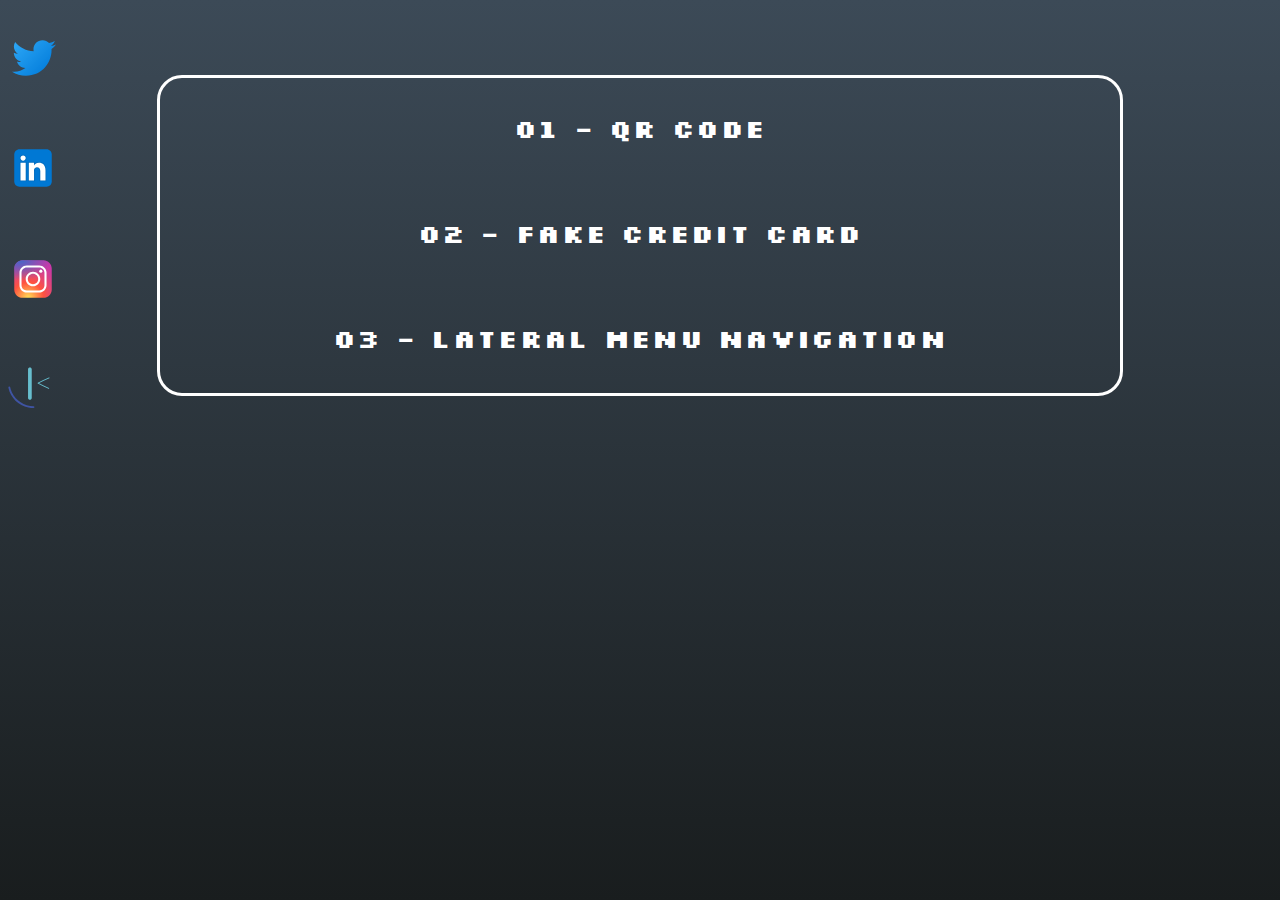
<file: index.html>
<!DOCTYPE html>
<html lang="en-fr">
<head>
    <meta charset="UTF-8">
    <meta http-equiv="X-UA-Compatible" content="IE=edge">
    <meta name="viewport" content="width=device-width, initial-scale=1.0">
    <link rel="preconnect" href="https://fonts.googleapis.com">
    <link rel="preconnect" href="https://fonts.gstatic.com" crossorigin>
    <link href="https://fonts.googleapis.com/css2?family=Silkscreen&display=swap" rel="stylesheet">
    <link rel="icon" type="image/png" sizes="32x32" href="./images/icons8-étoile-32.png">
    <link rel="stylesheet" href="./style/reset.css">
    <link rel="stylesheet" href="./style/style.css">
    
    <title>My Project</title>
</head>
<body>
    <header>
    </header>
    <main>
        <ul>
            <li>
                <a href="./FeM-QR-code/index.html">01 - QR Code</a>
            </li>
            <li>
                <a href="./FeM-Fake-Credit-Card/index.html">02 - Fake Credit Card</a>
            </li>
            <li>
                <a href="./FeM-Drop-down-navigation/index.html">03 - Lateral menu navigation</a>
            </li>
        </ul>
    </main>
    <footer>
        <nav>
            <a href="https://twitter.com/Np_Ng67" target="_blank" rel="noopener">
                <svg height="25" width="25" xmlns="http://www.w3.org/2000/svg"  viewBox="0 0 48 48" width="48px" height="48px"><linearGradient id="_osn9zIN2f6RhTsY8WhY4a" x1="10.341" x2="40.798" y1="8.312" y2="38.769" gradientUnits="userSpaceOnUse"><stop offset="0" stop-color="#2aa4f4"/><stop offset="1" stop-color="#007ad9"/></linearGradient><path fill="url(#_osn9zIN2f6RhTsY8WhY4a)" d="M46.105,11.02c-1.551,0.687-3.219,1.145-4.979,1.362c1.789-1.062,3.166-2.756,3.812-4.758	c-1.674,0.981-3.529,1.702-5.502,2.082C37.86,8.036,35.612,7,33.122,7c-4.783,0-8.661,3.843-8.661,8.582	c0,0.671,0.079,1.324,0.226,1.958c-7.196-0.361-13.579-3.782-17.849-8.974c-0.75,1.269-1.172,2.754-1.172,4.322	c0,2.979,1.525,5.602,3.851,7.147c-1.42-0.043-2.756-0.438-3.926-1.072c0,0.026,0,0.064,0,0.101c0,4.163,2.986,7.63,6.944,8.419	c-0.723,0.198-1.488,0.308-2.276,0.308c-0.559,0-1.104-0.063-1.632-0.158c1.102,3.402,4.299,5.889,8.087,5.963	c-2.964,2.298-6.697,3.674-10.756,3.674c-0.701,0-1.387-0.04-2.065-0.122C7.73,39.577,12.283,41,17.171,41	c15.927,0,24.641-13.079,24.641-24.426c0-0.372-0.012-0.742-0.029-1.108C43.483,14.265,44.948,12.751,46.105,11.02"/></svg>
            </a>
            <a href="https://www.linkedin.com/in/david-baffray-189b6422b/" target="_blank" rel="noopener">
                <svg height="25" width="25" xmlns="http://www.w3.org/2000/svg"  viewBox="0 0 48 48" width="48px" height="48px"><path fill="#0078d4" d="M42,37c0,2.762-2.238,5-5,5H11c-2.761,0-5-2.238-5-5V11c0-2.762,2.239-5,5-5h26c2.762,0,5,2.238,5,5	V37z"/><path d="M30,37V26.901c0-1.689-0.819-2.698-2.192-2.698c-0.815,0-1.414,0.459-1.779,1.364	c-0.017,0.064-0.041,0.325-0.031,1.114L26,37h-7V18h7v1.061C27.022,18.356,28.275,18,29.738,18c4.547,0,7.261,3.093,7.261,8.274	L37,37H30z M11,37V18h3.457C12.454,18,11,16.528,11,14.499C11,12.472,12.478,11,14.514,11c2.012,0,3.445,1.431,3.486,3.479	C18,16.523,16.521,18,14.485,18H18v19H11z" opacity=".05"/><path d="M30.5,36.5v-9.599c0-1.973-1.031-3.198-2.692-3.198c-1.295,0-1.935,0.912-2.243,1.677	c-0.082,0.199-0.071,0.989-0.067,1.326L25.5,36.5h-6v-18h6v1.638c0.795-0.823,2.075-1.638,4.238-1.638	c4.233,0,6.761,2.906,6.761,7.774L36.5,36.5H30.5z M11.5,36.5v-18h6v18H11.5z M14.457,17.5c-1.713,0-2.957-1.262-2.957-3.001	c0-1.738,1.268-2.999,3.014-2.999c1.724,0,2.951,1.229,2.986,2.989c0,1.749-1.268,3.011-3.015,3.011H14.457z" opacity=".07"/><path fill="#fff" d="M12,19h5v17h-5V19z M14.485,17h-0.028C12.965,17,12,15.888,12,14.499C12,13.08,12.995,12,14.514,12	c1.521,0,2.458,1.08,2.486,2.499C17,15.887,16.035,17,14.485,17z M36,36h-5v-9.099c0-2.198-1.225-3.698-3.192-3.698	c-1.501,0-2.313,1.012-2.707,1.99C24.957,25.543,25,26.511,25,27v9h-5V19h5v2.616C25.721,20.5,26.85,19,29.738,19	c3.578,0,6.261,2.25,6.261,7.274L36,36L36,36z"/></svg>
            </a>
            <a href="https://www.instagram.com/dev_web_design/" target="_blank" rel="noopener">
                <svg height="25" width="25" xmlns="http://www.w3.org/2000/svg"  viewBox="0 0 48 48" width="48px" height="48px"><radialGradient id="yOrnnhliCrdS2gy~4tD8ma" cx="19.38" cy="42.035" r="44.899" gradientUnits="userSpaceOnUse"><stop offset="0" stop-color="#fd5"/><stop offset=".328" stop-color="#ff543f"/><stop offset=".348" stop-color="#fc5245"/><stop offset=".504" stop-color="#e64771"/><stop offset=".643" stop-color="#d53e91"/><stop offset=".761" stop-color="#cc39a4"/><stop offset=".841" stop-color="#c837ab"/></radialGradient><path fill="url(#yOrnnhliCrdS2gy~4tD8ma)" d="M34.017,41.99l-20,0.019c-4.4,0.004-8.003-3.592-8.008-7.992l-0.019-20	c-0.004-4.4,3.592-8.003,7.992-8.008l20-0.019c4.4-0.004,8.003,3.592,8.008,7.992l0.019,20	C42.014,38.383,38.417,41.986,34.017,41.99z"/><radialGradient id="yOrnnhliCrdS2gy~4tD8mb" cx="11.786" cy="5.54" r="29.813" gradientTransform="matrix(1 0 0 .6663 0 1.849)" gradientUnits="userSpaceOnUse"><stop offset="0" stop-color="#4168c9"/><stop offset=".999" stop-color="#4168c9" stop-opacity="0"/></radialGradient><path fill="url(#yOrnnhliCrdS2gy~4tD8mb)" d="M34.017,41.99l-20,0.019c-4.4,0.004-8.003-3.592-8.008-7.992l-0.019-20	c-0.004-4.4,3.592-8.003,7.992-8.008l20-0.019c4.4-0.004,8.003,3.592,8.008,7.992l0.019,20	C42.014,38.383,38.417,41.986,34.017,41.99z"/><path fill="#fff" d="M24,31c-3.859,0-7-3.14-7-7s3.141-7,7-7s7,3.14,7,7S27.859,31,24,31z M24,19c-2.757,0-5,2.243-5,5	s2.243,5,5,5s5-2.243,5-5S26.757,19,24,19z"/><circle cx="31.5" cy="16.5" r="1.5" fill="#fff"/><path fill="#fff" d="M30,37H18c-3.859,0-7-3.14-7-7V18c0-3.86,3.141-7,7-7h12c3.859,0,7,3.14,7,7v12	C37,33.86,33.859,37,30,37z M18,13c-2.757,0-5,2.243-5,5v12c0,2.757,2.243,5,5,5h12c2.757,0,5-2.243,5-5V18c0-2.757-2.243-5-5-5H18z"/></svg>
            </a>
            <a href="https://www.frontendmentor.io/profile/David-BAFFRAY" target="_blank" rel="noopener">
                <svg height="25" width="25" viewBox="136 95 270 270" xmlns="http://www.w3.org/2000/svg"><path d="m254.2 123v155.67" fill="#fff"/><path d="m244.2 123v155.67c0 12.87 20 12.89 20 0v-155.67c0-12.87-20-12.89-20 0zm112.54 44.79c-20 9.33-40 18.67-60 28-1.67.78-1.6 3.52 0 4.32 19.33 9.67 38.67 19.33 58 29 2.87 1.43 5.41-2.88 2.52-4.32-19.33-9.67-38.67-19.33-58-29v4.32c20-9.33 40-18.67 60-28 2.92-1.36.38-5.67-2.52-4.32z" fill="#67bece"/><path d="m138.18 223.14c11.34 53.74 54.41 96.35 108.32 107.04 9.04 1.79 18.28 2.8 27.5 2.82 6.43.01 6.44-9.99 0-10-50.08-.06-96.35-29.49-117.24-75.11-4.01-8.75-6.96-18-8.94-27.41-1.33-6.29-10.97-3.63-9.64 2.66z" fill="#3f54a3"/></svg>
            </a>
        </nav>
    </footer>
</body>
</html>
</file>
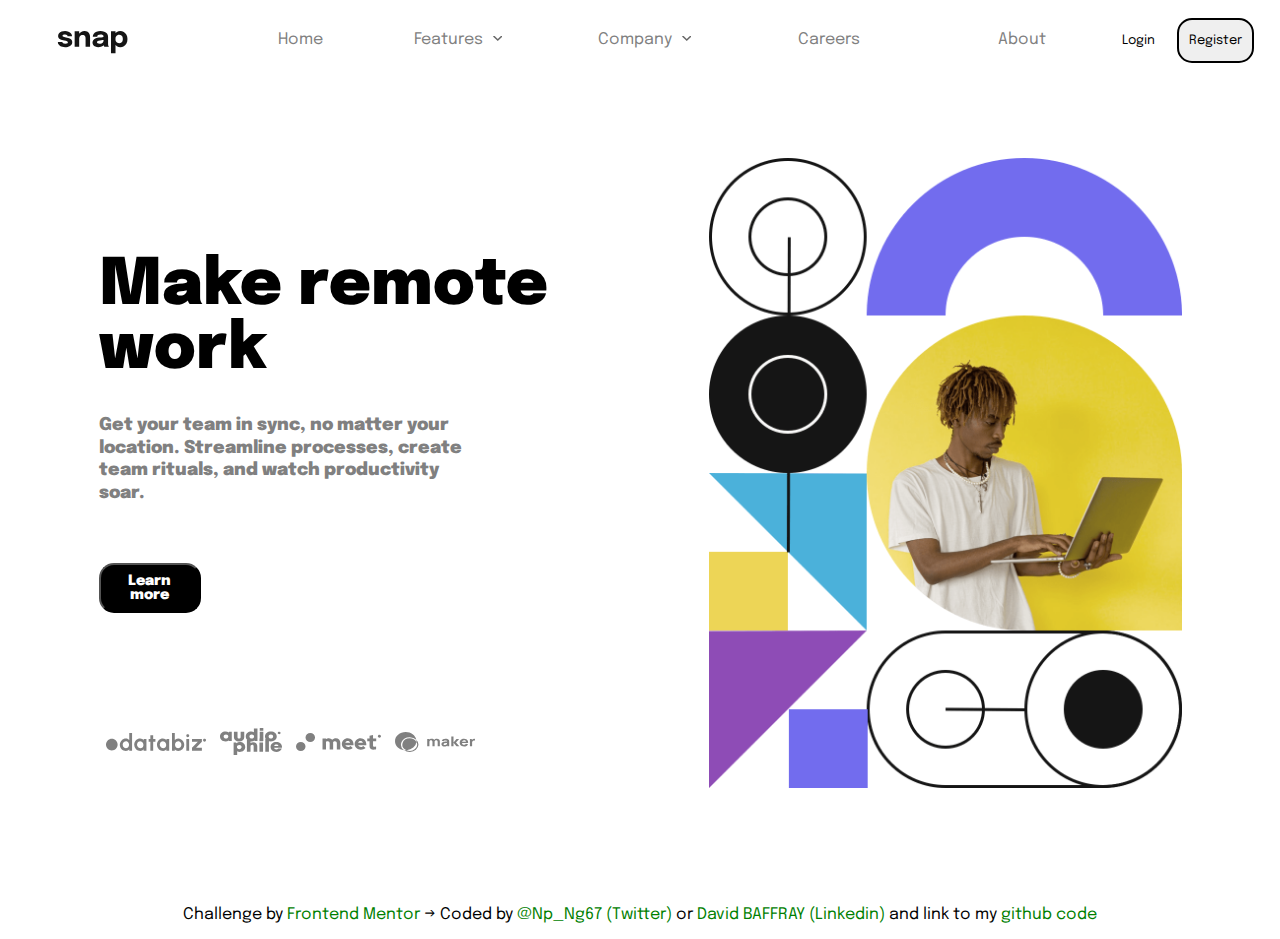
<file: FeM-Drop-down-navigation/index.html>
<!DOCTYPE html>
<html lang="en">
  <head>
    <meta charset="UTF-8">
    <meta name="viewport" content="width=device-width, user-scalable=no">
    <link rel="preconnect" href="https://fonts.googleapis.com">
    <link rel="preconnect" href="https://fonts.gstatic.com" crossorigin>
    <link href="https://fonts.googleapis.com/css2?family=Epilogue:wght@500&display=swap" rel="stylesheet">
    <link rel="icon" type="image/png" sizes="32x32" href="./images/favicon-32x32.png">
    <link rel="stylesheet" href="./style/reset.css">
    <link rel="stylesheet" href="./style/style.css">
    <title>Frontend Mentor | Intro section with dropdown navigation</title>
  </head>
  <body class="shadow">
    <header>
      <div class="nav__mobile">
        <svg 
          width="150" 
          height="50" 
          viewbox="0 0 80 60" 
          xmlns="http://www.w3.org/2000/svg">
          <path d="M8.852 19.42c-1.108 0-2.175-.128-3.202-.385a9.648 9.648 0 0 1-2.756-1.137c-.811-.502-1.453-1.13-1.925-1.882-.473-.752-.709-1.63-.709-2.633v-.316h5.39v.246c0 .676.3 1.172.901 1.487.601.315 1.415.472 2.441.472a7.08 7.08 0 0 0 1.55-.166c.495-.11.903-.291 1.224-.542.321-.251.482-.569.482-.954 0-.618-.342-1.056-1.024-1.313-.683-.256-1.777-.513-3.282-.77a21.716 21.716 0 0 1-2.59-.595A10.937 10.937 0 0 1 2.938 9.91 5.28 5.28 0 0 1 1.17 8.28C.727 7.622.505 6.82.505 5.875c0-1.26.382-2.322 1.146-3.185.764-.863 1.782-1.517 3.054-1.96C5.977.287 7.377.065 8.905.065c1.458 0 2.818.242 4.078.726 1.26.484 2.28 1.179 3.062 2.083.782.904 1.172 1.992 1.172 3.264v.245H11.88v-.21c0-.467-.149-.846-.446-1.138a2.804 2.804 0 0 0-1.129-.656 4.616 4.616 0 0 0-1.418-.219c-.443 0-.9.05-1.373.149-.473.099-.872.262-1.199.49-.327.227-.49.545-.49.954 0 .396.175.72.525.97.35.252.84.456 1.47.613.63.158 1.36.306 2.188.447.781.128 1.607.306 2.476.533.869.228 1.686.549 2.45.963a5.34 5.34 0 0 1 1.855 1.627c.472.671.709 1.52.709 2.546 0 1.062-.245 1.972-.735 2.73a5.607 5.607 0 0 1-1.987 1.847 10.04 10.04 0 0 1-2.782 1.05c-1.021.227-2.068.341-3.142.341ZM33.48 19V8.92c0-.77-.1-1.473-.298-2.109a2.965 2.965 0 0 0-1.067-1.531c-.513-.385-1.254-.577-2.223-.577-.84 0-1.566.192-2.178.577a3.754 3.754 0 0 0-1.41 1.61c-.326.688-.49 1.482-.49 2.38L24.31 8.185c0-1.61.35-3.022 1.05-4.235a7.627 7.627 0 0 1 2.844-2.853C29.398.41 30.726.066 32.183.066c1.53 0 2.786.306 3.772.919.986.612 1.721 1.464 2.205 2.555.484 1.09.726 2.365.726 3.824V19H33.48Zm-13.09 0V.415h5.425V19h-5.425Zm28.389.385c-1.354 0-2.558-.216-3.614-.648-1.056-.431-1.881-1.055-2.476-1.872-.595-.817-.893-1.808-.893-2.975 0-1.318.362-2.392 1.085-3.22.724-.828 1.683-1.461 2.879-1.899a15.898 15.898 0 0 1 3.894-.866c2.041-.198 3.45-.38 4.226-.542.776-.164 1.164-.45 1.164-.858V6.47c0-.688-.33-1.23-.989-1.627-.66-.397-1.578-.595-2.756-.595-1.249 0-2.202.224-2.861.673-.66.45-.99 1.135-.99 2.056H42.11c0-1.493.406-2.753 1.217-3.78.81-1.026 1.91-1.805 3.298-2.336 1.389-.53 2.958-.796 4.708-.796 1.633 0 3.144.248 4.532.744 1.389.496 2.506 1.24 3.352 2.231.845.992 1.268 2.252 1.268 3.78v8.032c0 .479.015.937.044 1.374.03.438.096.837.201 1.199.117.408.263.747.438 1.015.175.268.32.455.437.56h-5.337a3.723 3.723 0 0 1-.376-.508 3.962 3.962 0 0 1-.43-.892 7.195 7.195 0 0 1-.305-1.234 9.674 9.674 0 0 1-.097-1.461l1.12.77c-.326.77-.854 1.432-1.583 1.986-.73.554-1.593.98-2.59 1.278-.998.297-2.074.446-3.23.446Zm1.452-4.06a6.14 6.14 0 0 0 2.389-.464A4.104 4.104 0 0 0 54.43 13.4c.467-.665.7-1.534.7-2.608V8.92l1.348 1.313c-.77.28-1.66.51-2.669.69-1.01.182-2.015.324-3.019.43-1.19.116-2.08.317-2.668.603-.59.286-.884.767-.884 1.444 0 .642.25 1.123.752 1.444.502.32 1.249.481 2.24.481Zm13.742 11.323V.415h5.442v26.233h-5.442Zm11.182-7.228a7.325 7.325 0 0 1-4.042-1.181c-1.225-.788-2.205-1.85-2.94-3.185-.735-1.336-1.103-2.838-1.103-4.507v-.28l2.345-.052v.21c0 .863.21 1.619.63 2.266.42.648.963 1.146 1.628 1.496.665.35 1.359.526 2.082.526 1.19 0 2.226-.412 3.106-1.234.881-.823 1.322-2.109 1.322-3.859s-.438-3.025-1.313-3.824c-.875-.799-1.913-1.199-3.115-1.199-.723 0-1.417.173-2.082.517a4.308 4.308 0 0 0-1.628 1.461c-.42.63-.63 1.383-.63 2.257l-2.345-.14c0-1.68.368-3.164 1.103-4.453.735-1.29 1.715-2.307 2.94-3.054a7.619 7.619 0 0 1 4.042-1.12c1.505 0 2.911.37 4.218 1.111 1.306.741 2.365 1.823 3.176 3.247.81 1.423 1.216 3.155 1.216 5.197 0 2.135-.396 3.932-1.19 5.39-.793 1.458-1.843 2.558-3.15 3.299a8.51 8.51 0 0 1-4.27 1.111Z" fill="#151515"/>
        </svg>
        <div class="btn__burger">
          <svg xmlns="http://www.w3.org/2000/svg" aria-hidden="true" class="hide">
            <defs>
              <symbol id="burger" viewBox="0 0 14 14">
                <path fill-rule="evenodd" d="M2.5 12a.5.5 0 0 1 .5-.5h10a.5.5 0 0 1 0 1H3a.5.5 0 0 1-.5-.5zm0-4a.5.5 0 0 1 .5-.5h10a.5.5 0 0 1 0 1H3a.5.5 0 0 1-.5-.5zm0-4a.5.5 0 0 1 .5-.5h10a.5.5 0 0 1 0 1H3a.5.5 0 0 1-.5-.5z"/>
              </symbol>
              <symbol id="cross" viewBox="0 0 14 14">
                <path d="M2.146 2.854a.5.5 0 1 1 .708-.708L8 7.293l5.146-5.147a.5.5 0 0 1 .708.708L8.707 8l5.147 5.146a.5.5 0 0 1-.708.708L8 8.707l-5.146 5.147a.5.5 0 0 1-.708-.708L7.293 8 2.146 2.854Z"/>
              </symbol>
            </defs>
          </svg>
          <div id="icon">
            <svg width="42" height="52" fill="currentColor">
              <use href="#burger"></use>
            </svg>
          </div>
        </div>
      </div>
      <nav>
        <div class="sidebar">
          <ul class="nav-links">
            <li>
              <a href="../index.html">
                Home
              </a>
            </li>
            <li class="block-menu">
              <label class="arrow">
                <span class="link_name">Features</span>
                <svg
                  width="10"
                  height="5"
                  viewbox="0 0 10 5"
                  version="1.1"
                  id="svg4"
                  sodipodi:docname="icon-arrow-down.svg"
                  xmlns:inkscape="http://www.inkscape.org/namespaces/inkscape"
                  xmlns:sodipodi="http://sodipodi.sourceforge.net/DTD/sodipodi-0.dtd"
                  xmlns="http://www.w3.org/2000/svg"
                  xmlns:svg="http://www.w3.org/2000/svg">
                <path
                  stroke="#686868"
                  stroke-width="1.53271"
                  fill="none"
                  d="M 1.5227493,0.01578301 5.7578126,3.9603249 9.9928757,0.01578301"
                  id="path2" />
                </svg>
              </label>
              <ul class="sub-menu">
                <li>
                  <svg width="14" height="16" xmlns="http://www.w3.org/2000/svg"><path d="M14 3v12a1 1 0 0 1-1 1H1a1 1 0 0 1-1-1V3a1 1 0 0 1 1-1h1V1a1 1 0 1 1 2 0v1h2V1a1 1 0 1 1 2 0v1h2V1a1 1 0 0 1 2 0v1h1a1 1 0 0 1 1 1Zm-2 3H2v1h10V6Zm0 3H2v1h10V9Zm0 3H2v1h10v-1Z" fill="#726CEE"/></svg>
                  <a href="javascript:void(0)">Todo List</a>
                </li>
                <li>
                  <svg width="16" height="16" xmlns="http://www.w3.org/2000/svg"><path d="M12.667 8.667h-4v4h4v-4ZM11.334 0v1.333H4.667V0h-2v1.333h-1C.75 1.333 0 2.083 0 3v11.333C0 15.25.75 16 1.667 16h12.667C15.25 16 16 15.25 16 14.333V3c0-.917-.75-1.667-1.666-1.667h-1V0h-2Zm3 14.333H1.667V5.5h12.667v8.833Z" fill="#4BB1DA"/></svg>
                  <a href="javascript:void(0)">Calendar</a>
                </li>
                <li>
                  <svg width="13" height="17" xmlns="http://www.w3.org/2000/svg"><path d="M6.408 13.916c-3.313 0-6-1.343-6-3 0-.612.371-1.18 1-1.654V7.916a5 5 0 0 1 3.041-4.6 2 2 0 0 1 3.507-1.664 2 2 0 0 1 .411 1.664 5.002 5.002 0 0 1 3.041 4.6v1.346c.629.474 1 1.042 1 1.654 0 1.657-2.687 3-6 3Zm0 1c.694 0 1.352-.066 1.984-.16.004.054.016.105.016.16a2 2 0 0 1-4 0c0-.055.012-.106.016-.16.633.094 1.29.16 1.984.16Z" fill="#EDD556"/></svg>
                  <a href="javascript:void(0)">Reminders</a>
                </li>
                <li>
                  <svg width="16" height="16" xmlns="http://www.w3.org/2000/svg"><path d="M8 0a8 8 0 1 1 0 16A8 8 0 0 1 8 0Zm0 2.133a5.867 5.867 0 1 0 0 11.734A5.867 5.867 0 0 0 8 2.133ZM8 3.2a4.8 4.8 0 1 1 0 9.6 4.8 4.8 0 0 1 0-9.6Zm-.533 2.667a.533.533 0 0 0-.534.533v2.133c0 .295.24.534.534.534h3.2a.533.533 0 0 0 0-1.067H8V6.4a.533.533 0 0 0-.533-.533Z" fill="#8E4CB6"/></svg>
                  <a href="javascript:void(0)">Planning</a>
                </li>
              </ul>
            </li>
            <li class="block-menu">
              <label class="arrow">
                <span class="link_name">Company</span>
                <svg
                  width="10"
                  height="5"
                  viewbox="0 0 10 5"
                  version="1.1"
                  id="svg4"
                  sodipodi:docname="icon-arrow-down.svg"
                  xmlns:inkscape="http://www.inkscape.org/namespaces/inkscape"
                  xmlns:sodipodi="http://sodipodi.sourceforge.net/DTD/sodipodi-0.dtd"
                  xmlns="http://www.w3.org/2000/svg"
                  xmlns:svg="http://www.w3.org/2000/svg">
                <path
                  stroke="#686868"
                  stroke-width="1.53271"
                  fill="none"
                  d="M 1.5227493,0.01578301 5.7578126,3.9603249 9.9928757,0.01578301"
                  id="path2" />
                </svg>
              </label>
              <ul class="sub-menu company">
                <li>
                  <a href="javascript:void(0)">History</a>
                </li>
                <li>
                  <a href="javascript:void(0)">Our Team</a>
                </li>
                <li>
                  <a href="javascript:void(0)">Blog</a>
                </li>
              </ul>
            </li>
          </ul>
          <ul class="nav-links">
            <li>
              <a class="link_name" href="javascript:void(0)">Careers</a>
            </li>
            <li>
              <a href="javascript:void(0)">About</a>
            </li>
          </ul>
          <div class="group__button">
            <button>Login</button>
            <button>Register</button>
          </div>
        </div>
      </nav>
    </header>
    <main>
      <section>
        <picture>
          <source media="(max-width: 1024px)" srcset="./images/image-hero-mobile.png">
          <source media="(min-width: 1025px)" srcset="./images/image-hero-desktop.png">
          <img src="./images/image-hero-mobile.png" alt="Guy work on PC">
        </picture>
        <article>
          <h1>
            Make remote work
          </h1>
          <p>
            Get your team in sync, no matter your location. Streamline processes, 
            create team rituals, and watch productivity soar.
          </p>
          <button>
            Learn more
          </button>
          <div class="link--client">
            <svg
              width="100"
              height="18"
              version="1.1"
              id="svg145"
              sodipodi:docname="client-databiz.svg"
              inkscape:version="1.1 (c68e22c387, 2021-05-23)"
              xmlns:inkscape="http://www.inkscape.org/namespaces/inkscape"
              xmlns:sodipodi="http://sodipodi.sourceforge.net/DTD/sodipodi-0.dtd"
              xmlns="http://www.w3.org/2000/svg"
              xmlns:svg="http://www.w3.org/2000/svg">
            <defs
              id="defs149" />
            <sodipodi:namedview
              id="namedview147"
              pagecolor="#ffffff"
              bordercolor="#666666"
              borderopacity="1.0"
              inkscape:pageshadow="2"
              inkscape:pageopacity="0.0"
              inkscape:pagecheckerboard="0"
              showgrid="false"
              width="113px"
              inkscape:zoom="4"
              inkscape:cx="44.875"
              inkscape:cy="4.875"
              inkscape:window-width="1920"
              inkscape:window-height="1009"
              inkscape:window-x="1072"
              inkscape:window-y="92"
              inkscape:window-maximized="1"
              inkscape:current-layer="svg145" />
            <path
              d="m 19.892606,17.998881 c 0.740645,0 1.392908,-0.164664 1.955906,-0.494893 a 4.3988009,4.478328 0 0 0 1.39998,-1.28582 v 1.47388 h 2.823823 V 0.0027872 H 23.248492 V 7.3730873 A 4.2847874,4.3622532 0 0 0 21.848512,6.0818677 C 21.285514,5.7561384 20.633251,5.5923739 19.892606,5.5923739 c -0.840519,0 -1.628008,0.1619648 -2.359816,0.484095 -0.733575,0.32213 -1.379652,0.7684331 -1.939114,1.3380094 a 6.1832452,6.2950335 0 0 0 -1.313365,1.9759713 5.9039562,6.0106953 0 0 0 -0.474614,2.4051784 c 0,0.857514 0.158205,1.65924 0.474614,2.406078 0.31641,0.746837 0.753904,1.405495 1.313365,1.975071 a 6.1770584,6.2887349 0 0 0 1.93823,1.338909 c 0.733576,0.32213 1.520181,0.483195 2.3607,0.483195 z m 0.03535,-2.771398 a 3.0226842,3.077332 0 0 1 -1.61475,-0.4598 3.3815175,3.4426527 0 0 1 -1.61475,-2.972055 c 0,-0.637063 0.146715,-1.214737 0.440146,-1.733024 a 3.4469205,3.5092383 0 0 1 1.168415,-1.2444302 2.9864473,3.0404401 0 0 1 1.620937,-0.466099 c 0.59393,0 1.124225,0.1529668 1.590886,0.4598003 0.46666,0.3068335 0.830796,0.7216433 1.093292,1.2444299 0.262496,0.522787 0.393303,1.10226 0.393303,1.739323 0,0.629862 -0.130807,1.205737 -0.393303,1.727625 a 3.1199051,3.1763106 0 0 1 -1.087105,1.24443 c -0.463125,0.305933 -0.996072,0.4598 -1.597073,0.4598 z m 14.465576,2.771398 c 0.701758,0 1.313365,-0.162864 1.833939,-0.489493 a 3.8667379,3.9366456 0 0 0 1.267407,-1.279523 l 0.114896,1.462183 h 2.836198 V 5.8992073 h -2.823824 l 0.127271,1.5098723 A 5.2958841,5.3916297 0 0 0 36.204489,6.0881663 C 35.599068,5.7417415 34.910568,5.568979 34.138988,5.568979 c -0.825494,0 -1.597073,0.1574658 -2.314739,0.4714976 A 6.0259242,6.1348683 0 0 0 29.92668,7.3496925 C 29.378707,7.9075714 28.954471,8.5563305 28.653971,9.29597 a 6.0188536,6.12767 0 0 0 -0.451636,2.370085 6.1293318,6.2401456 0 0 0 1.804773,4.46933 6.3281926,6.4426016 0 0 0 1.97977,1.367704 c 0.747716,0.331128 1.55023,0.495792 2.406657,0.495792 z m 0.08043,-2.771398 A 3.1022285,3.1583144 0 0 1 32.871586,14.77938 3.7359316,3.8034744 0 0 1 31.63865,13.582639 3.5786106,3.6433092 0 0 1 31.060627,11.925199 c -0.05391,-0.660455 0.05038,-1.259726 0.311991,-1.79781 a 3.1747022,3.2320985 0 0 1 1.117151,-1.2912192 2.9166251,2.9693555 0 0 1 1.63773,-0.484095 2.9343016,2.9873515 0 0 1 1.585583,0.4481028 c 0.470195,0.2987352 0.855543,0.6982485 1.156928,1.1967399 0.3005,0.4993925 0.478149,1.0554715 0.532063,1.6691375 0.04684,0.65236 -0.04773,1.24803 -0.282825,1.787014 a 2.9908665,3.044939 0 0 1 -1.035843,1.291219 c -0.456054,0.32213 -0.991652,0.483195 -1.608564,0.483195 z M 47.18161,17.692948 V 8.7758829 h 2.244917 V 5.8992073 H 47.18161 V 2.196511 h -2.823823 v 3.7026963 h -1.712856 v 2.8775755 h 1.712856 v 8.9152652 h 2.823823 z m 9.963368,0.305933 c 0.702641,0 1.313365,-0.162864 1.834822,-0.489493 a 3.8667379,3.9366456 0 0 0 1.266522,-1.279523 l 0.115781,1.462183 h 2.835314 V 5.8992073 h -2.822944 l 0.128155,1.5098723 A 5.2958841,5.3916297 0 0 0 58.956821,6.0881663 C 58.351401,5.7417415 57.662901,5.568979 56.89132,5.568979 c -0.825493,0 -1.597073,0.1574658 -2.31474,0.4714976 A 6.0259242,6.1348683 0 0 0 52.679007,7.3496925 C 52.131035,7.9075714 51.706798,8.5563305 51.406298,9.29597 a 6.0188536,6.12767 0 0 0 -0.450752,2.370085 6.1293318,6.2401456 0 0 0 1.804773,4.46933 6.3281926,6.4426016 0 0 0 1.978886,1.367704 c 0.7486,0.331128 1.55023,0.495792 2.406657,0.495792 z m 0.08131,-2.771398 A 3.1022285,3.1583144 0 0 1 55.623024,14.77938 3.7359316,3.8034744 0 0 1 54.39097,13.582639 3.5786106,3.6433092 0 0 1 53.812064,11.925199 c -0.05303,-0.660455 0.05037,-1.259726 0.312875,-1.79781 a 3.1747022,3.2320985 0 0 1 1.116279,-1.2912192 2.9166251,2.9693555 0 0 1 1.637728,-0.484095 2.9343016,2.9873515 0 0 1 1.585584,0.4481028 c 0.470195,0.2987352 0.856427,0.6982485 1.157812,1.1967399 0.300501,0.4993925 0.477266,1.0554715 0.532063,1.6691375 0.04596,0.65236 -0.04861,1.24803 -0.283708,1.787014 a 2.9908665,3.044939 0 0 1 -1.035844,1.291219 c -0.455171,0.32213 -0.991653,0.483195 -1.608563,0.483195 z m 14.905722,2.771398 c 0.848472,0 1.641264,-0.161965 2.377491,-0.483195 a 6.1584981,6.2698391 0 0 0 3.258665,-3.325678 5.9870359,6.0952769 0 0 0 0.473731,-2.417775 c 0,-1.140053 -0.273986,-2.1802272 -0.821958,-3.1196234 A 6.2106438,6.3229276 0 0 0 75.210378,6.4066971 c -0.92625,-0.5578788 -1.952372,-0.8368183 -3.078366,-0.8368183 -0.724737,0 -1.367279,0.1664639 -1.92674,0.5002915 a 4.5517028,4.6339942 0 0 0 -1.406167,1.302917 V 0.0027872 H 65.975282 V 17.692948 h 2.823823 v -1.498175 a 4.5517028,4.6339942 0 0 0 1.405283,1.302917 c 0.560345,0.333828 1.202003,0.501191 1.92674,0.501191 z m -0.03536,-2.783096 c -0.585977,0 -1.110085,-0.152967 -1.57321,-0.459799 a 3.1199051,3.1763106 0 0 1 -1.08799,-1.24443 3.7005786,3.7674822 0 0 1 -0.393302,-1.739323 c 0,-0.620865 0.130806,-1.193141 0.393302,-1.715928 a 3.1640963,3.2213008 0 0 1 1.087106,-1.2507285 2.7964248,2.846982 0 0 1 1.574978,-0.4651991 c 0.593931,0 1.137483,0.1529668 1.631542,0.4598002 0.493175,0.3068334 0.887361,0.7216435 1.179908,1.2444304 0.29343,0.521886 0.440145,1.098661 0.440145,1.727625 0,0.637061 -0.146715,1.214737 -0.440145,1.733924 a 3.429244,3.4912422 0 0 1 -1.174605,1.243529 3.0359415,3.0908291 0 0 1 -1.636845,0.466099 z M 81.74892,4.1418887 c 0.409212,0 0.754788,-0.1394697 1.036728,-0.4184091 0.281056,-0.2789395 0.422468,-0.6307631 0.422468,-1.0554709 0,-0.4166096 -0.141412,-0.7666335 -0.422468,-1.0491722 A 1.4176565,1.4432867 0 0 0 81.749805,1.1941287 c -0.409212,0 -0.756555,0.1412692 -1.042032,0.4247078 a 1.3814197,1.4063947 0 0 0 -0.427771,1.0491722 c 0,0.4247078 0.142296,0.7765314 0.427771,1.0554709 0.285477,0.2789394 0.63282,0.4184091 1.042032,0.4184091 z m 16.79269,4.4990235 c 0.409213,0 0.754789,-0.1394697 1.036726,-0.4184092 0.281055,-0.2789394 0.422474,-0.6307631 0.422474,-1.0554708 0,-0.4166097 -0.141419,-0.7666337 -0.422474,-1.0491723 A 1.4176565,1.4432867 0 0 0 98.542491,5.693152 c -0.409214,0 -0.756553,0.1412694 -1.042026,0.4247079 a 1.3814197,1.4063947 0 0 0 -0.427778,1.0491723 c 0,0.4247077 0.142295,0.7765314 0.427778,1.0554708 0.285473,0.2789395 0.632812,0.4184092 1.042026,0.4184092 z M 5.8327049,17.390613 c 1.6218204,0 2.9917503,-0.554279 4.1097895,-1.661039 1.1171556,-1.10676 1.6757336,-2.503257 1.6757336,-4.187691 0,-1.6538415 -0.558578,-3.0413403 -1.6766173,-4.1642966 C 8.8244552,6.2546302 7.4545253,5.693152 5.8318211,5.693152 4.2100008,5.693152 2.8330002,6.2546302 1.6999355,7.3775864 0.56687091,8.5005427 3.3859e-4,9.8880415 3.3859e-4,11.541883 c 0,1.684434 0.5656485,3.080032 1.69871321,4.187691 1.1330645,1.10676 2.5100651,1.661039 4.1327693,1.661039 z M 83.149784,17.692048 V 5.8992073 H 80.325961 V 17.692948 h 2.823823 z m 12.726207,0 v -2.877575 h -5.80939 l 5.80939,-6.0376902 V 5.8992073 h -9.883823 v 2.8775755 h 5.820874 l -5.820874,6.0376902 v 2.877575 h 9.882941 z"
              fill="#808080"
              id="path143"
              style="stroke-width:0.89178" />
            </svg>
            <svg
              width="62"
              height="27"
              version="1.1"
              id="svg19"
              sodipodi:docname="client-audiophile.svg"
              inkscape:version="1.1 (c68e22c387, 2021-05-23)"
              xmlns:inkscape="http://www.inkscape.org/namespaces/inkscape"
              xmlns:sodipodi="http://sodipodi.sourceforge.net/DTD/sodipodi-0.dtd"
              xmlns="http://www.w3.org/2000/svg"
              xmlns:svg="http://www.w3.org/2000/svg">
            <defs
              id="defs23" />
            <sodipodi:namedview
              id="namedview21"
              pagecolor="#ffffff"
              bordercolor="#666666"
              borderopacity="1.0"
              inkscape:pageshadow="2"
              inkscape:pageopacity="0.0"
              inkscape:pagecheckerboard="0"
              showgrid="false"
              width="72px"
              inkscape:zoom="8"
              inkscape:cx="41.8125"
              inkscape:cy="18.0625"
              inkscape:window-width="1920"
              inkscape:window-height="1009"
              inkscape:window-x="1072"
              inkscape:window-y="92"
              inkscape:window-maximized="1"
              inkscape:current-layer="svg19" />
            <path
              d="m 5.5044186,13.425574 c 1.2179657,0 2.3059811,-0.353502 3.1646725,-0.967995 l 0.3091628,0.654356 H 11.771762 V 3.8554335 H 9.0793264 L 8.7090104,4.5714649 C 7.8435244,3.9396728 6.7393714,3.5756407 5.5044186,3.5756407 c -3.2079891,0 -5.50038068,2.0405361 -5.50038068,4.9084201 0,2.8769072 2.29324078,4.9422652 5.50038068,4.9422652 z m 0.4824299,-2.823507 c -1.353012,0 -2.3475991,-0.9025588 -2.3475991,-2.1112377 0,-1.201908 0.9860936,-2.1037154 2.3475991,-2.1037154 1.3538615,0 2.3484486,0.9025589 2.3484486,2.1037154 0,1.2086789 -0.9945871,2.1112377 -2.3484486,2.1112377 z m 13.0986525,2.823507 c 3.098423,0 5.162339,-1.687034 5.162339,-4.2773801 V 3.8644596 h -3.613127 v 5.1445903 c 0,0.9672432 -0.583503,1.5524021 -1.549212,1.5524021 -0.96486,0 -1.560253,-0.5753814 -1.560253,-1.5524021 V 3.8644596 H 13.91212 v 5.2837343 c 0,2.5903461 2.074957,4.2773801 5.173381,4.2773801 z m 12.197493,0.0097 c 1.222212,0 2.310229,-0.367042 3.163824,-1.000338 l 0.340589,0.687449 h 2.673748 V 0.52198024 h -3.57151 V 4.2036712 A 4.9092342,4.3473289 0 0 0 31.282994,3.5613501 c -3.21903,0 -5.511422,2.0548267 -5.511422,4.9317357 0,2.8776612 2.293241,4.9422672 5.512272,4.9422672 z m 0.484129,-2.823509 c -1.353862,0 -2.348449,-0.9100805 -2.348449,-2.1180058 0,-1.2094301 0.993738,-2.1187585 2.3476,-2.1187585 1.353862,0 2.348449,0.910081 2.348449,2.1187585 0,1.2086778 -0.994587,2.1180058 -2.348449,2.1180058 z M 43.312317,2.7061748 V -8.4824123e-8 H 39.753546 V 2.7061748 Z m 0.02718,10.4155382 V 3.8644596 h -3.611429 v 9.2572534 h 3.613129 z m 7.542216,0.303861 c 3.409284,0 5.881738,-2.072127 5.881738,-4.9324882 0,-2.8693869 -2.472454,-4.9317357 -5.880889,-4.9317357 -3.420326,0 -5.881738,2.0623488 -5.881738,4.9317357 0,2.8603612 2.461412,4.9324882 5.881738,4.9324882 z m 8.289641,-7.2001691 c 0.393247,0 0.724493,-0.1173324 0.995436,-0.3504942 0.270093,-0.2331608 0.405988,-0.5264927 0.405988,-0.8822514 0,-0.3482376 -0.135895,-0.6408181 -0.405988,-0.8769878 A 1.362355,1.2064213 0 0 0 59.1722,3.7606652 c -0.393248,0 -0.727043,0.118085 -1.001382,0.3550063 a 1.3275317,1.1755839 0 0 0 -0.411085,0.8769878 c 0,0.3550062 0.136746,0.6490906 0.411085,0.8822514 0.274339,0.2331618 0.608134,0.3504942 1.001382,0.3504942 z m -8.289641,4.3360471 c -1.316491,0 -2.261816,-0.8438928 -2.261816,-2.0683662 0,-1.2237205 0.945325,-2.0668618 2.262665,-2.0668618 1.31649,0 2.261815,0.8506633 2.261815,2.0676143 0,1.2237209 -0.944476,2.0676137 -2.261815,2.0676137 z M 17.182963,27.00308 v -3.644837 a 4.9168783,4.354098 0 0 0 2.556541,0.614493 c 3.207988,0 5.500381,-2.057084 5.500381,-4.941514 0,-2.88443 -2.293242,-4.932488 -5.499532,-4.932488 -1.246844,0 -2.356943,0.38058 -3.219031,1.038695 L 16.068614,14.402594 H 13.61145 V 27.00308 Z m 2.07411,-5.853852 c -1.353861,0 -2.348448,-0.902559 -2.348448,-2.118006 0,-1.2162 0.994587,-2.118758 2.348448,-2.118758 1.353013,0 2.3476,0.902558 2.3476,2.118758 0,1.216199 -1.002232,2.118006 -2.3476,2.118006 z m 11.253868,2.510621 v -4.943771 c 0,-1.18837 0.681177,-1.87281 1.775138,-1.87281 0.942778,0 1.367451,0.544543 1.367451,1.612572 v 5.204009 h 3.61228 v -5.57481 c 0,-2.399305 -1.547513,-3.95622 -3.955416,-3.95622 a 4.48456,3.9712624 0 0 0 -2.800303,0.883004 v -3.952458 h -3.612279 v 12.600484 h 3.612279 z m 12.500706,-10.41629 v -2.706176 h -3.55792 v 2.706176 z m 0.02802,10.41629 V 14.401843 H 39.42654 v 9.258006 z m 5.885136,0 V 11.059365 h -3.613129 v 12.600484 h 3.614827 z m 7.358755,0.303862 c 2.63213,0 4.753803,-1.319994 5.491887,-3.432736 h -3.595292 c -0.347384,0.541535 -1.053192,0.867962 -1.896595,0.867962 -1.140675,0 -1.905089,-0.549058 -2.140358,-1.611069 h 7.788525 c 0.04671,-0.285811 0.0739,-0.565604 0.0739,-0.843894 0,-2.715951 -2.340804,-4.84524 -5.722061,-4.84524 -3.292075,0 -5.69743,2.087168 -5.69743,4.924967 0,2.828019 2.424891,4.94001 5.697429,4.94001 z m 2.16329,-5.941851 h -4.240796 c 0.292175,-0.919107 1.024314,-1.424541 2.077506,-1.424541 1.090563,0 1.845634,0.499416 2.16329,1.424541 z"
              fill="#808080"
              id="path17"
              style="stroke-width:0.799264" />
            </svg>
            <svg
              width="85"
              height="18"
              version="1.1"
              id="svg252"
              sodipodi:docname="client-meet.svg"
              inkscape:version="1.1 (c68e22c387, 2021-05-23)"
              xmlns:inkscape="http://www.inkscape.org/namespaces/inkscape"
              xmlns:sodipodi="http://sodipodi.sourceforge.net/DTD/sodipodi-0.dtd"
              xmlns="http://www.w3.org/2000/svg"
              xmlns:svg="http://www.w3.org/2000/svg">
            <defs
              id="defs256" />
            <sodipodi:namedview
              id="namedview254"
              pagecolor="#ffffff"
              bordercolor="#666666"
              borderopacity="1.0"
              inkscape:pageshadow="2"
              inkscape:pageopacity="0.0"
              inkscape:pagecheckerboard="0"
              showgrid="false"
              width="89px"
              inkscape:zoom="4.7416667"
              inkscape:cx="42.917399"
              inkscape:cy="3.4797891"
              inkscape:window-width="1920"
              inkscape:window-height="1009"
              inkscape:window-x="1072"
              inkscape:window-y="92"
              inkscape:window-maximized="1"
              inkscape:current-layer="svg252" />
            <path
              d="m 4.7583662,8.9984268 a 4.758332,4.4990291 0 1 1 0,8.9980582 4.758332,4.4990291 0 0 1 0,-8.9980582 z M 14.27503,3.6855548e-4 a 4.758332,4.4990291 0 1 1 0,8.99805824452 4.758332,4.4990291 0 0 1 0,-8.99805824452 z M 29.991801,16.502807 V 8.9660338 c 0.215077,-0.2636431 0.475833,-0.4616004 0.784173,-0.5938718 0.30834,-0.1313717 0.655698,-0.1979573 1.042075,-0.1979573 0.558628,0 1.006863,0.1844602 1.343753,0.5524808 0.335938,0.3671207 0.504383,0.8503165 0.504383,1.4468875 v 6.329234 h 3.481196 V 9.7155721 a 6.7273298,6.3607274 0 0 0 -0.04283,-0.7081472 c 0.229351,-0.2636431 0.501528,-0.467899 0.81653,-0.6145674 0.315001,-0.1457685 0.666166,-0.217753 1.053494,-0.217753 0.558628,0 1.005912,0.1835604 1.342802,0.551581 0.33689,0.3671207 0.504383,0.8503165 0.504383,1.4468875 v 6.329234 h 3.482147 V 9.7155721 c 0,-1.2912214 -0.412071,-2.3529923 -1.236214,-3.1853127 -0.823192,-0.8332202 -1.880493,-1.2498303 -3.16905,-1.2498303 -0.745154,0 -1.433209,0.1322715 -2.063212,0.3959146 A 4.7278787,4.4702353 0 0 0 36.202371,6.801101 4.1073922,3.8835619 0 0 0 34.752031,5.6862416 4.2863055,4.0527254 0 0 0 32.828714,5.281329 c -0.530079,0 -1.035413,0.075584 -1.515053,0.2285506 -0.480592,0.152967 -0.920262,0.3815177 -1.321865,0.6865519 V 5.4891841 H 26.510605 V 16.502807 Z m 22.048207,0.207855 c 0.945005,0 1.793892,-0.131371 2.545708,-0.395914 0.751817,-0.262743 1.486503,-0.686552 2.203108,-1.268726 l -2.299226,-1.978673 c -0.272177,0.263643 -0.601453,0.467899 -0.988782,0.614567 a 3.4545491,3.2662952 0 0 1 -1.289508,0.218653 c -0.658553,0 -1.231456,-0.163765 -1.718709,-0.489494 a 3.0643658,2.8973748 0 0 1 -1.075383,-1.259729 h 8.102488 v -0.83322 A 7.365898,6.9644971 0 0 0 57.08955,8.9138451 C 56.803099,8.1715053 56.405302,7.5362424 55.897112,7.0089561 A 5.5910402,5.2863592 0 0 0 54.081333,5.7591258 5.4340152,5.1378913 0 0 0 51.782107,5.3011247 c -0.830805,0 -1.608316,0.1457685 -2.331583,0.4373056 A 5.7404518,5.4276287 0 0 0 47.570031,6.9459697 6.0497434,5.7200656 0 0 0 46.31288,8.7680765 6.107795,5.7749538 0 0 0 45.85037,11.005894 c 0,0.791829 0.161783,1.537768 0.483447,2.238716 a 6.0697284,5.7389616 0 0 0 1.311396,1.821207 5.9650451,5.6399829 0 0 0 1.966143,1.20844 6.3923433,6.0439957 0 0 0 2.428652,0.436405 z M 54.10227,9.7983542 h -4.748816 c 0.1713,-0.5551802 0.466317,-0.9852874 0.881243,-1.2903216 0.414927,-0.3059339 0.909793,-0.4589009 1.482697,-0.4589009 0.558628,0 1.049688,0.1601654 1.472227,0.4795965 0.42254,0.3194311 0.727074,0.7423398 0.9136,1.269626 z m 10.723377,6.9123078 c 0.945956,0 1.793891,-0.131371 2.546659,-0.395914 0.751816,-0.262743 1.486503,-0.686552 2.202156,-1.268726 l -2.299226,-1.978673 c -0.272177,0.263643 -0.601453,0.467899 -0.988781,0.614567 a 3.4545491,3.2662952 0 0 1 -1.288557,0.218653 c -0.659505,0 -1.232408,-0.163765 -1.719661,-0.489494 a 3.0643658,2.8973748 0 0 1 -1.074431,-1.259729 h 8.101536 v -0.83322 A 7.365898,6.9644971 0 0 0 69.875189,8.9138451 C 69.589689,8.1715053 69.191892,7.5362424 68.682751,7.0089561 A 5.5910402,5.2863592 0 0 0 66.866971,5.7591258 5.4340152,5.1378913 0 0 0 64.567745,5.3011247 c -0.830805,0 -1.608316,0.1457685 -2.331583,0.4373056 a 5.7404518,5.4276287 0 0 0 -1.880492,1.2075394 6.0497434,5.7200656 0 0 0 -1.2562,1.8221068 6.107795,5.7749538 0 0 0 -0.46251,2.2378175 c 0,0.791829 0.161783,1.537768 0.483447,2.238716 a 6.0697284,5.7389616 0 0 0 1.310444,1.821207 5.9650451,5.6399829 0 0 0 1.966143,1.20844 6.3923433,6.0439957 0 0 0 2.428653,0.436405 z m 2.063212,-6.9123078 h -4.748815 c 0.1713,-0.5551802 0.465365,-0.9852874 0.880291,-1.2903216 0.415879,-0.3059339 0.909794,-0.4589009 1.482697,-0.4589009 0.558628,0 1.049688,0.1601654 1.472228,0.4795965 0.42254,0.3194311 0.727073,0.7423398 0.913599,1.269626 z m 10.787139,6.8502218 c 0.329277,0 0.737542,-0.03149 1.224795,-0.09358 a 7.0137814,6.6315689 0 0 0 1.203858,-0.239348 v -2.728212 c -0.286452,0.08278 -0.551967,0.14217 -0.795593,0.176362 a 5.1922919,4.9093406 0 0 1 -0.773705,0.05219 c -0.558628,0 -0.948811,-0.100778 -1.17055,-0.301435 C 77.142113,13.312996 77.03172,12.96927 77.03172,12.483375 V 8.2992777 h 3.180469 V 5.4891841 H 77.03172 V 1.9286524 l -3.481196,0.7288427 v 2.831689 h -2.299226 v 2.8100936 h 2.299226 v 4.8517533 c 0,1.151751 0.347359,2.022763 1.042075,2.613036 0.694716,0.589373 1.722516,0.884509 3.083399,0.884509 z M 83.425967,4.7486439 c 0.439669,0 0.811771,-0.1403697 1.115353,-0.4193095 0.30263,-0.2789398 0.454896,-0.6298641 0.454896,-1.0554722 0,-0.4166101 -0.152266,-0.7666346 -0.454896,-1.0491737 A 1.5264729,1.4432885 0 0 0 83.425967,1.7999802 c -0.440622,0 -0.814627,0.1412695 -1.122015,0.4247083 a 1.4874546,1.4063965 0 0 0 -0.460607,1.0491737 c 0,0.4247083 0.153219,0.7765324 0.460607,1.0554722 0.307388,0.2789398 0.681393,0.4193095 1.122015,0.4193095 z"
              fill="#808080"
              fill-rule="evenodd"
              id="path250"
              style="stroke-width:0.925373" />
            </svg>
            <svg
              width="80"
              height="20"
              version="1.1"
              id="svg359"
              sodipodi:docname="client-maker.svg"
              inkscape:version="1.1 (c68e22c387, 2021-05-23)"
              xmlns:inkscape="http://www.inkscape.org/namespaces/inkscape"
              xmlns:sodipodi="http://sodipodi.sourceforge.net/DTD/sodipodi-0.dtd"
              xmlns="http://www.w3.org/2000/svg"
              xmlns:svg="http://www.w3.org/2000/svg">
            <defs
              id="defs363" />
            <sodipodi:namedview
              id="namedview361"
              pagecolor="#ffffff"
              bordercolor="#666666"
              borderopacity="1.0"
              inkscape:pageshadow="2"
              inkscape:pageopacity="0.0"
              inkscape:pagecheckerboard="0"
              showgrid="false"
              width="82px"
              inkscape:zoom="8"
              inkscape:cx="70.0625"
              inkscape:cy="17.0625"
              inkscape:window-width="1920"
              inkscape:window-height="1009"
              inkscape:window-x="1072"
              inkscape:window-y="92"
              inkscape:window-maximized="1"
              inkscape:current-layer="svg359" />
            <path
              d="M 34.417831,14.285328 V 9.8037005 c 0,-0.4246016 0.137521,-0.7701107 0.413539,-1.0373598 0.275042,-0.2672493 0.639815,-0.4012902 1.095293,-0.4012902 0.47596,0 0.848536,0.1365385 1.119677,0.4079505 0.270166,0.271412 0.404761,0.6518883 0.404761,1.1405963 v 4.3708987 h 2.182785 V 9.8037005 c 0,-0.2830677 0.0634,-0.5328333 0.189213,-0.7492969 0.125818,-0.2172961 0.300401,-0.3863041 0.525702,-0.5078568 0.224326,-0.12072 0.489615,-0.1814963 0.793917,-0.1814963 0.476936,0 0.849511,0.1365385 1.119677,0.4079505 0.270166,0.271412 0.405736,0.6518883 0.405736,1.1405963 v 4.3708987 h 2.182785 V 9.4207266 c 0,-0.8084081 -0.253585,-1.4627941 -0.758805,-1.9631579 -0.50522,-0.4995312 -1.253297,-0.7492968 -2.243255,-0.7492968 -0.577394,0 -1.103096,0.1082317 -1.57613,0.3246954 -0.47401,0.2164635 -0.851462,0.5195123 -1.131381,0.9074817 l 0.06047,-0.079925 -0.03609,-0.058279 a 2.5670637,2.1912771 0 0 0 -0.67005,-0.6393996 l -0.14142,-0.085753 C 37.918283,6.830657 37.35942,6.7074394 36.680592,6.7074394 c -0.593975,0 -1.130405,0.1115619 -1.609291,0.3355184 -0.318933,0.1498594 -0.594951,0.3338534 -0.827079,0.5544796 l -0.09948,0.099906 V 6.8856055 H 32.21847 v 7.3988905 h 2.199365 z m 14.927397,0.20564 c 0.749052,0 1.368385,-0.110729 1.858,-0.33302 0.380378,-0.171506 0.741249,-0.427932 1.081639,-0.766781 l 0.01365,-0.01499 v 0.909147 h 1.909692 V 9.763738 c 0,-0.3380161 -0.01561,-0.6435627 -0.04779,-0.9183049 A 2.5875456,2.2087606 0 0 0 53.855145,8.0237042 2.5456065,2.1729609 0 0 0 52.507242,6.9830141 C 51.913267,6.7815364 51.233463,6.6807976 50.468806,6.6807976 c -1.043601,0 -1.867753,0.191487 -2.471482,0.5752936 a 3.3492768,2.8589838 0 0 0 -1.236716,1.4935984 l 1.97504,0.5344984 c 0.138496,-0.3380161 0.382328,-0.5727958 0.729545,-0.7060042 0.348192,-0.1323757 0.68273,-0.1981473 1.003613,-0.1981473 0.577394,0 0.989958,0.1024039 1.235741,0.3080442 0.172633,0.1440315 0.284796,0.3446766 0.336488,0.6027678 l 0.01463,0.096576 -0.348192,0.044125 -0.35697,0.04579 -0.344291,0.043292 c -0.561789,0.070766 -1.064083,0.1448641 -1.508833,0.2222915 -0.443774,0.078261 -0.826103,0.1665103 -1.146986,0.267249 -0.466207,0.146529 -0.836831,0.328026 -1.111874,0.544489 -0.276018,0.217295 -0.474985,0.467062 -0.597876,0.750129 a 3.1405566,2.6808177 0 0 0 -0.185312,0.939119 c 0,0.410448 0.111187,0.786762 0.333562,1.126442 0.222375,0.340515 0.548134,0.611927 0.979229,0.815902 0.431095,0.203142 0.955822,0.304713 1.577106,0.304715 z m 0.465231,-1.466123 c -0.251634,0 -0.468157,-0.03247 -0.649568,-0.09574 a 0.92948772,0.79342213 0 0 1 -0.421342,-0.278076 0.86804205,0.74097134 0 0 1 -0.149225,-0.434591 c 0,-0.123219 0.03121,-0.235613 0.09266,-0.33552 0.06145,-0.100738 0.158003,-0.193152 0.288697,-0.278072 0.13167,-0.08409 0.304303,-0.16318 0.517899,-0.236444 0.187263,-0.05828 0.403786,-0.11406 0.650544,-0.164013 0.245783,-0.04995 0.569592,-0.106567 0.970452,-0.168176 0.250659,-0.0383 0.550085,-0.08325 0.897302,-0.133207 l 0.02926,-0.0033 v 0.0058 a 15.341912,13.096044 0 0 1 -0.01365,0.277239 l -0.0098,0.154855 c -0.01951,0.267249 -0.08388,0.502029 -0.197017,0.702674 -0.05852,0.1049 -0.169707,0.23478 -0.332586,0.390467 a 2.2627613,1.9315209 0 0 1 -0.658347,0.41461 c -0.275042,0.120722 -0.614457,0.181497 -1.014341,0.181497 z m 8.699927,1.260483 v -3.56249 l 3.001085,3.56249 h 2.841131 l -3.338548,-3.699861 3.130803,-3.699029 h -2.696782 l -2.937689,3.562491 V 4.4204188 h -2.21497 l -0.01658,9.8649092 z M 73.109098,11.106644 C 73.199804,10.211652 73.092518,9.4332148 72.78724,8.7705034 72.482938,8.1077919 72.011854,7.5941073 71.374965,7.2286169 70.739051,6.8639591 69.965616,6.6807976 69.055634,6.6807976 c -0.855362,0 -1.613192,0.1656779 -2.270564,0.4970336 a 4.0885756,3.4900582 0 0 0 -1.549796,1.3936922 c -0.374526,0.598605 -0.561789,1.3021114 -0.561789,2.1105196 0,0.739306 0.19214,1.39619 0.574468,1.968985 a 4.1392926,3.533351 0 0 0 1.589785,1.349567 c 0.675903,0.327193 1.458116,0.490373 2.34664,0.490373 0.834881,0 1.603439,-0.187323 2.307626,-0.561972 a 3.8398669,3.2777575 0 0 0 1.54492,-1.576021 l -2.18376,-0.533666 c -0.159954,0.301383 -0.393057,0.532001 -0.697359,0.691018 -0.305278,0.160683 -0.672002,0.240608 -1.100171,0.240608 -0.678828,0 -1.193801,-0.188989 -1.544919,-0.566136 -0.241882,-0.260588 -0.40086,-0.596107 -0.475961,-1.007388 l -0.0117,-0.07077 z M 70.89998,9.722943 h -3.81841 l 0.0156,-0.063274 c 0.0751,-0.2689144 0.186288,-0.4995313 0.336489,-0.6910183 l 0.07803,-0.091581 c 0.350143,-0.3863041 0.897302,-0.5794562 1.640502,-0.5794562 0.636889,0 1.095293,0.1656778 1.376188,0.4970335 0.172633,0.2031427 0.292598,0.487043 0.358921,0.8508682 z m 6.21284,4.562385 v -3.782284 c 0,-0.283067 0.04583,-0.5378284 0.136546,-0.7642826 a 1.9701629,1.6817552 0 0 1 0.401835,-0.5886142 c 0.176535,-0.1665105 0.393058,-0.3005513 0.650544,-0.4012902 0.256512,-0.1049016 0.544233,-0.1673429 0.86219,-0.1881567 0.318933,-0.020813 0.597876,8.325e-4 0.838783,0.064939 V 6.8856055 a 4.0700443,3.4742398 0 0 0 -0.786115,-0.016651 c -0.263339,0.015818 -0.516924,0.054116 -0.762707,0.1165573 a 2.7982164,2.3885918 0 0 0 -0.682729,0.256426 C 77.498075,7.3784763 77.268873,7.5524796 77.08161,7.7622828 A 3.1210501,2.6641666 0 0 0 76.87484,8.0253693 L 76.8407,8.0778203 V 6.886438 h -1.926273 v 7.39889 h 2.199365 z M 10.713455,0.0128881 c 5.331144,0 9.752307,3.3277107 10.566706,7.6827905 A 8.6940751,7.4213692 0 0 1 9.0124839,18.166687 C 3.9115177,17.471506 0.01215583,13.698379 0.01215583,9.1468169 c 0,-5.044433 4.79081177,-9.1339288 10.69934917,-9.1339288 z m 3.99787,5.1376788 A 8.6940751,7.4213692 0 0 0 9.0134593,18.166687 10.821266,9.2371657 0 0 0 11.587349,18.251606 7.3569002,6.2799403 0 0 1 14.733758,6.2928284 7.3637275,6.2857682 0 0 1 21.378669,9.8911185 10.7013,9.1347617 0 0 1 11.586374,18.251606 7.3569002,6.2799403 0 0 0 21.378669,9.8911185 10.779327,9.201366 0 0 0 21.281136,7.6956786 8.6726179,7.403053 0 0 0 14.711325,5.1505669 Z"
              fill="#808080"
              id="path357"
              style="stroke-width:0.901117" />
            </svg>
          </div>
        </article>
      </section>
    </main>
    <footer>
      <div class="attribution">
        Challenge by 
        <a href="https://www.frontendmentor.io?ref=challenge" target="_blank" rel="noopener">
          Frontend Mentor
        </a>&rarr;
        Coded by 
        <a href="https://twitter.com/Np_Ng67" target="_blank" rel="noopener">
          @Np_Ng67 (Twitter)
        </a>
        or
        <a href="https://www.linkedin.com/in/david-baffray-189b6422b/" target="_blank" rel="noopener">
          David BAFFRAY (Linkedin)
        </a>
        and link to my 
        <a href="https://github.com/David-BAFFRAY/-FEM--03----DROPDOWN-NAVIGATION-MAIN" target="_blank" rel="noopener">
          github code
        </a>
      </div>
    </footer>
    <script src="./index.js"></script>
  </body>
</html>
</file>
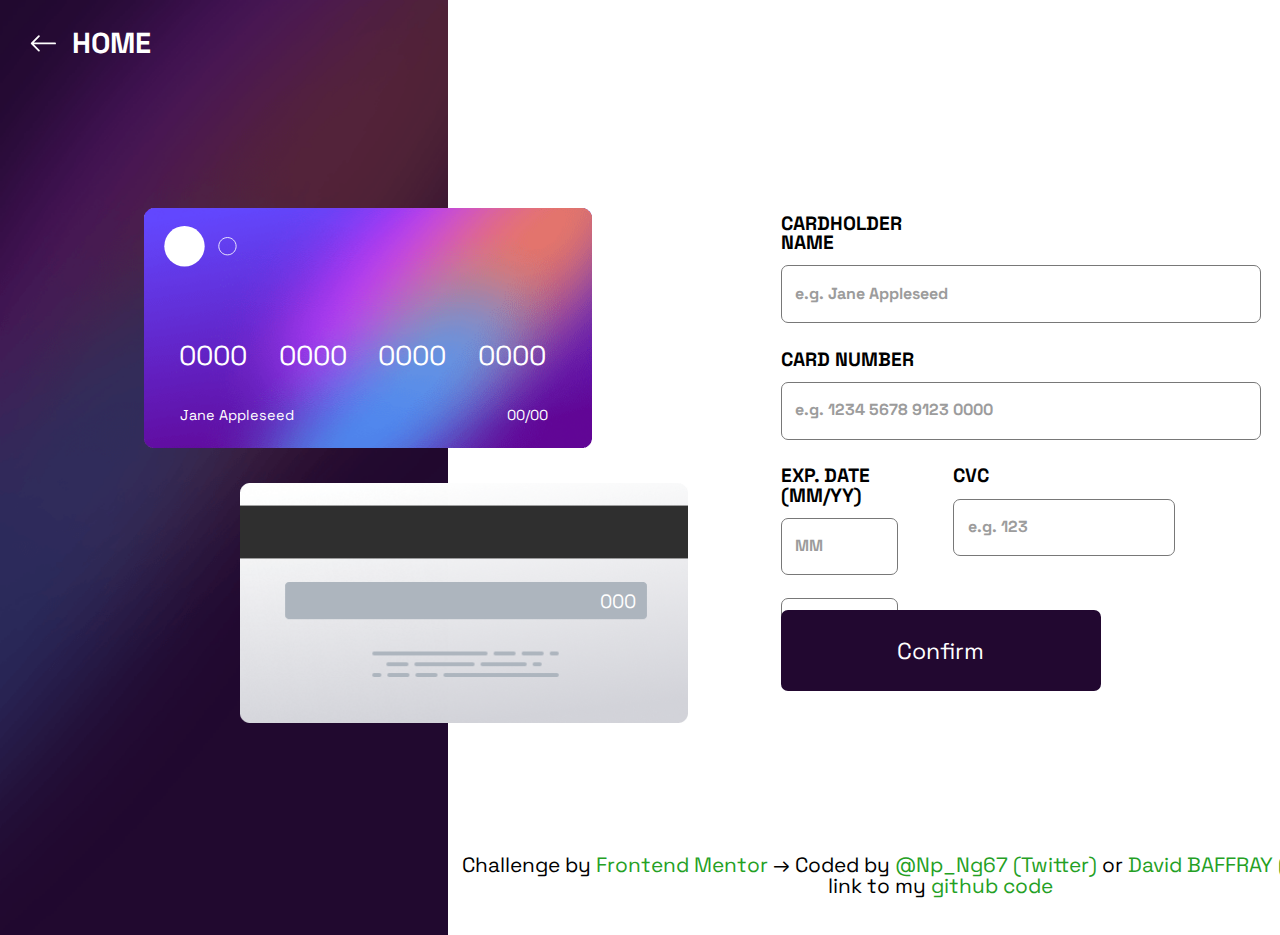
<file: FeM-Fake-Credit-Card/index.html>
<!DOCTYPE html>
<html lang="en">
<head>
  <meta charset="UTF-8">
  <meta name="viewport" content="width=device-width, initial-scale=1.0">
  <link rel="icon" type="image/png" sizes="32x32" href="./assets/images/favicon-32x32.png">
  <link rel="preconnect" href="https://fonts.googleapis.com">
  <link rel="preconnect" href="https://fonts.gstatic.com" crossorigin>
  <link href="https://fonts.googleapis.com/css2?family=Space+Grotesk&display=swap" rel="stylesheet">
  <link rel="stylesheet" href="./style/reset.css">
  <link rel="stylesheet" href="./style/style.css">
  <title>Frontend Mentor | Interactive card details form</title>
</head>
<body>
  <header>
    <a href="../index.html">
      <svg xmlns="http://www.w3.org/2000/svg" width="16" height="16" fill="currentColor" class="bi bi-arrow-left" viewBox="0 0 16 16">
        <path fill-rule="evenodd" d="M15 8a.5.5 0 0 0-.5-.5H2.707l3.147-3.146a.5.5 0 1 0-.708-.708l-4 4a.5.5 0 0 0 0 .708l4 4a.5.5 0 0 0 .708-.708L2.707 8.5H14.5A.5.5 0 0 0 15 8z"/>
      </svg>
      HOME
    </a>
    <div class="front__card">
      <img src="./images/bg-card-front.png" alt="Front credit card">
      <div class="logo__card">
        <svg width="20" height="20" viewBox="0 0 90 100" fill="none" xmlns="http://www.w3.org/2000/svg"><ellipse cx="23.478" cy="23.5" rx="23.478" ry="23.5" fill="#fff"/><path d="M83.5 23.5c0 5.565-4.507 10.075-10.065 10.075-5.559 0-10.065-4.51-10.065-10.075 0-5.565 4.506-10.075 10.065-10.075 5.558 0 10.065 4.51 10.065 10.075Z" stroke="#fff"/></svg>
      </div>
      <div id="transpose__number" class="number__card">
        0000 0000 0000 0000
      </div>
      <div id="transpose__name" class="name__card">
        Jane Appleseed
      </div>
      <div class="date__card">
        <div id="transpose__month">00</div>
        /
        <div id="transpose__year">00</div>
      </div>
    </div>
    <div class="back__card">
      <img src="./images/bg-card-back.png" alt="Back credit card">
      <div id="transpose__cvc" class="cvc__card">
        000
      </div>
    </div>
  </header>
  <section>
    <form id="form" action="validate.html" method="" onsubmit="">
      <div id="partial__form">
        <label class="form__name" for="text">
          Cardholder Name
          <div>
            <input 
            type="text" 
            id="name" 
            placeholder="e.g. Jane Appleseed">
            <div class="error"></div>
          </div>
        </label>
        <label class="form__number" for="number">
          Card Number
          <div>
            <input 
              type="text" 
              id="cardNumber" 
              minlength="19" 
              maxlength="19" 
              placeholder="e.g. 1234 5678 9123 0000">
            <div class="error"></div>
          </div>
        </label>
        <div class="form__bloc">
          <label class="form__date" for="number">
            Exp. Date (MM/YY)
            <div>
              <input 
                type="number" 
                id="monthNumber"
                minlength="2"
                maxlength="2"
                min="01" 
                max="12"
                placeholder="MM"
                onchange="if(parseInt(this.value,10)<10)this.value='0'+this.value;">
              <input  
                type="number"
                id="yearNumber"
                minlength="2"
                maxlength="2" 
                min="22" 
                max="30"
                placeholder="YY">
              <div class="error"></div>
            </div>
          </label>
          <label class="form__cvc" for="number">
            CVC
            <div>
              <input 
                type="number" 
                id="cvcNumber" 
                minlength="3" 
                maxlength="3" 
                placeholder="e.g. 123">
                <div class="error"></div>
              </div>
          </label>
        </div>
        <label class="form__confirm" for="submit">
          <button id="submit" type="submit">Confirm</button>
        </label>
      </div>
        <div id="confirm__bloc">
          <div>
          <svg width="120" height="120" fill="none" viewBox="0 0 80 80" preserveAspectRatio="xMaxYMax meet" xmlns="http://www.w3.org/2000/svg"><circle cx="40" cy="40" r="40" fill="url(#a)"/><path d="M28 39.92 36.08 48l16-16" stroke="#fff" stroke-width="3"/><defs><linearGradient id="a" x1="-23.014" y1="11.507" x2="0" y2="91.507" gradientUnits="userSpaceOnUse"><stop stop-color="#6348FE"/><stop offset="1" stop-color="#610595"/></linearGradient></defs></svg>
          <h2>
          Thank you!
          </h2>
          <span>
            We've added your card details
          </span>
          <button>
            <a href="index.html">
              Continue
            </a>
          </button>
        </div>
      </div>
    </form>
  </section>
  </main>
  <footer>
    <div class="attribution">
      Challenge by 
      <a href="https://www.frontendmentor.io?ref=challenge" target="_blank" rel="noopener">
        Frontend Mentor
      </a>&rarr;
      Coded by 
      <a href="https://twitter.com/Np_Ng67" target="_blank" rel="noopener">
        @Np_Ng67 (Twitter)
      </a>
      or
      <a href="https://www.linkedin.com/in/david-baffray-189b6422b/" target="_blank" rel="noopener">
        David BAFFRAY (Linkedin)
      </a>
      and link to my 
      <a href="https://github.com/David-BAFFRAY/-FeM--02----Credit-card" target="_blank" rel="noopener">
        github code
      </a>
    </div>
  </footer>
  <script src="./js/form-validation.js"></script>
</body>
</html>
</file>
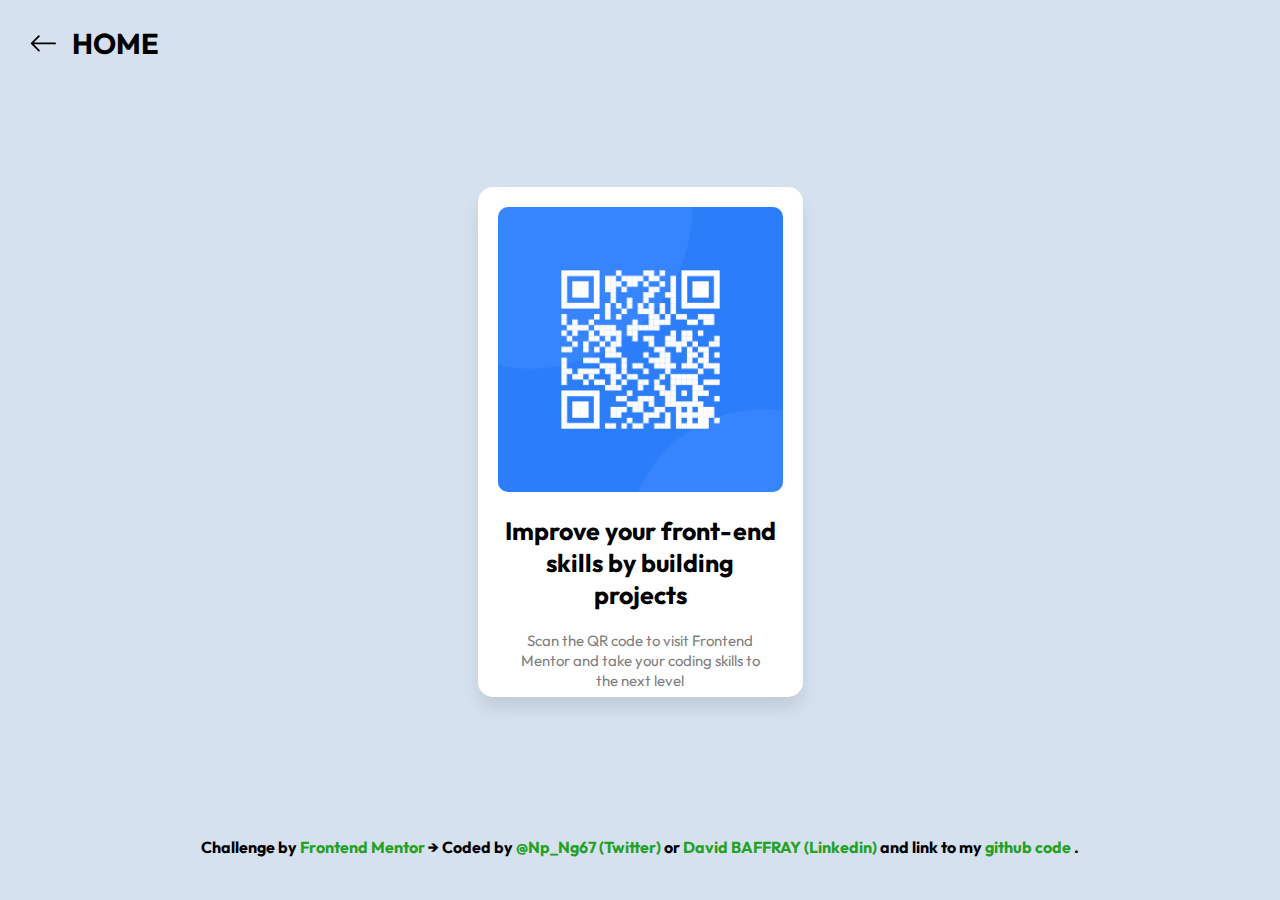
<file: FeM-QR-code/index.html>
<!DOCTYPE html>
<html lang="en-fr">
<head>
  <meta charset="UTF-8">
  <meta name="viewport" content="width=device-width, initial-scale=1.0">
  <link rel="preconnect" href="https://fonts.googleapis.com">
  <link rel="preconnect" href="https://fonts.gstatic.com" crossorigin>
  <link href="https://fonts.googleapis.com/css2?family=Outfit&display=swap" rel="stylesheet">
  <link rel="stylesheet" href="./design/style/reset.css">
  <link rel="stylesheet" href="./design/style/style.css">
  <link rel="icon" type="image/png" sizes="32x32" href="./images/favicon-32x32.png">
  <title>Frontend Mentor | QR code component</title>
</head>
<body>
  <main>
    <a href="../index.html">
      <svg xmlns="http://www.w3.org/2000/svg" width="16" height="16" fill="currentColor" class="bi bi-arrow-left" viewBox="0 0 16 16">
        <path fill-rule="evenodd" d="M15 8a.5.5 0 0 0-.5-.5H2.707l3.147-3.146a.5.5 0 1 0-.708-.708l-4 4a.5.5 0 0 0 0 .708l4 4a.5.5 0 0 0 .708-.708L2.707 8.5H14.5A.5.5 0 0 0 15 8z"/>
      </svg>
      HOME
    </a>
    <section>
      <img src="./images/image-qr-code.png" alt="Qr-code">
      <h1>
        Improve your front-end skills by building projects
      </h1>
      <p>
        Scan the QR code to visit Frontend Mentor and take your coding skills to the next level
      </p>
    </section>
  </main>
  <footer>
    Challenge by 
    <a href="https://www.frontendmentor.io?ref=challenge" target="_blank" rel="noopener">
      Frontend Mentor
    </a>&rarr;
    Coded by 
    <a href="https://twitter.com/Np_Ng67" target="_blank" rel="noopener">
      @Np_Ng67 (Twitter)
    </a>
    or
    <a href="https://www.linkedin.com/in/david-baffray-189b6422b/" target="_blank" rel="noopener">
      David BAFFRAY (Linkedin)
    </a>
    and link to my 
    <a href="https://github.com/David-BAFFRAY/-FeM--01----QR-Code-component" target="_blank" rel="noopener">
      github code
    </a>.
  </footer>
</body>
</html>
</file>
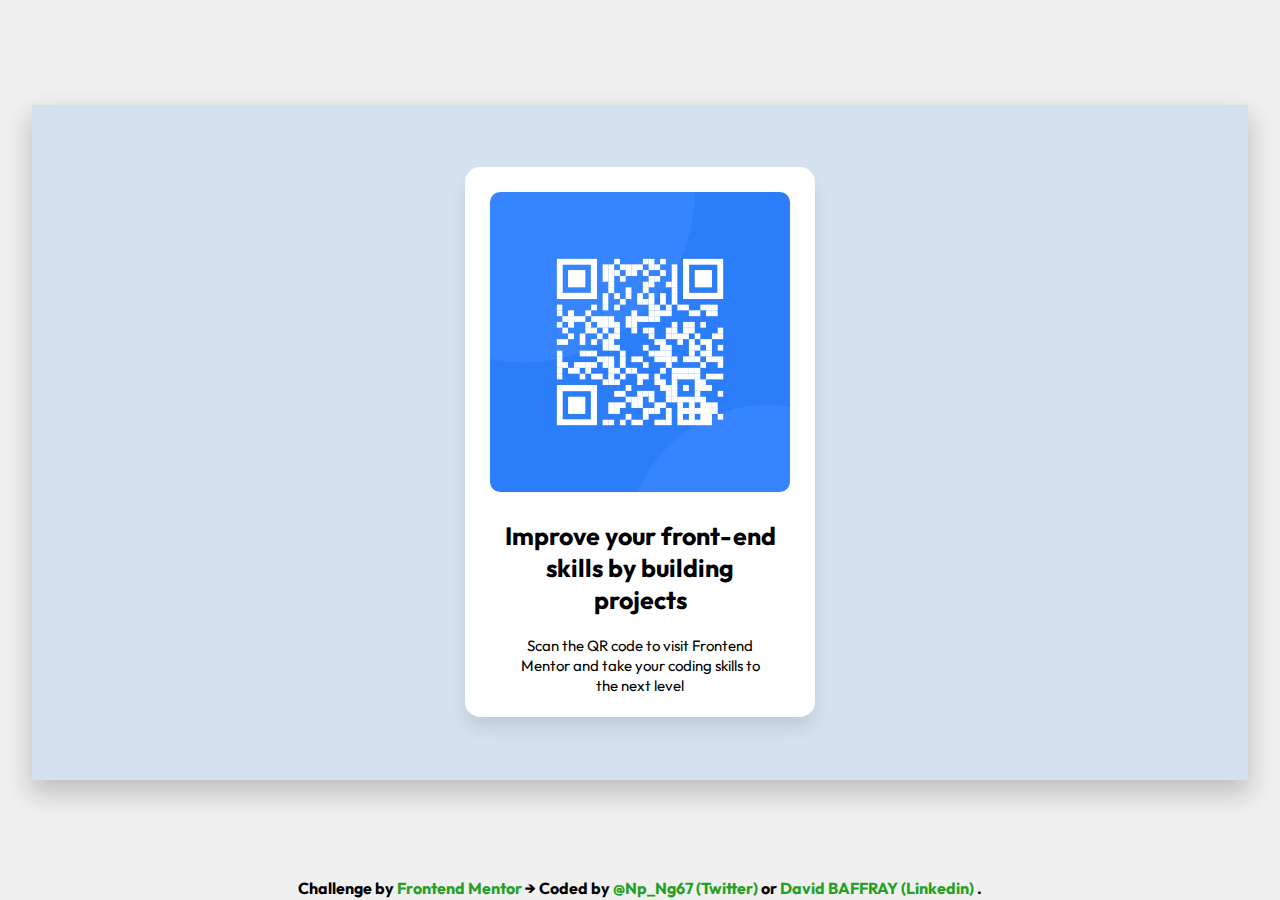
<file: Frontend-mentor-QR-code/index.html>
<!DOCTYPE html>
<html lang="en">
<head>
  <meta charset="UTF-8">
  <meta name="viewport" content="width=device-width, initial-scale=1.0">
  <link rel="preconnect" href="https://fonts.googleapis.com">
  <link rel="preconnect" href="https://fonts.gstatic.com" crossorigin>
  <link href="https://fonts.googleapis.com/css2?family=Outfit&display=swap" rel="stylesheet">
  <link rel="stylesheet" href="./style/css/reset.css">
  <link rel="stylesheet" href="./style/css/style.css">
  <link rel="icon" type="image/png" sizes="32x32" href="./assets/images/favicon-32x32.png">
  <title>Frontend Mentor | QR code component</title>
</head>
<body>
  <section>
    <article>
      <img src="./assets/images/image-qr-code.png" alt="Qr-code">
      <p class="p__main">
        Improve your front-end skills by building projects
      </p>
      <p>
        Scan the QR code to visit Frontend Mentor and take your coding skills to the next level
      </p>
    </article>
  </section>
  <div class="attribution">
    Challenge by 
    <a href="https://www.frontendmentor.io?ref=challenge" target="_blank" rel="noopener">
      Frontend Mentor
    </a>&rarr;
    Coded by 
    <a href="https://twitter.com/Np_Ng67" target="_blank" rel="noopener">
      @Np_Ng67 (Twitter)
    </a>
    or
    <a href="https://www.linkedin.com/in/david-baffray-189b6422b/" target="_blank" rel="noopener">
      David BAFFRAY (Linkedin)
    </a>.
  </div>
</body>
</html>
</file>
<file: style/style.css>
body {
    width: 100vw;
    height: 100vh;
    background: rgb(25,29,30);
    background: linear-gradient(0deg, rgba(25,29,30,1) 0%, rgba(60,74,87,1) 100%);
    display: grid;
}

body > header {
    grid-area: head;
}

body > main {
    height: 75vh;
    grid-area: bod;
}

body > footer {
    height: 15vh;
    grid-area: foot;
}

/* ============== Responsive design for mobile ============== */

@media only screen and (max-width: 429px) {

    body {
        grid-template-areas: 
            "head"
            "bod"
            "foot";
        overflow-y: hidden;
    }

    header {
        width: 100vw;
    }

    main {
        height: 65vh;
        width: 100vw;
    }

    ul {
        width: 80vw;
        height: auto;
        display: flex;
        flex-direction: column;
        justify-content: center;
        align-items: center;
        margin: 0 auto;
        border: 3px solid #FFF;
        border-radius: 25px;
    }

    ul > li {
        margin: 1em 0 1em 0;
        line-height: 4vh;
    }

    ul > li > a {
        font-family: Silkscreen;
        font-size: 3.5vw;
        font-weight: bolder;
        letter-spacing: .05em;
        text-decoration: none;
        text-align: center;
        margin: auto;
        color: white;
    }

    footer {
        height: 20vh;
    }

    footer > nav {
        display: flex;
        flex-direction: row;
        justify-content: space-evenly;
    }

    footer > nav > a > svg {
        width: 10vw;
        height: 10vh;
        border-radius: 0 0 45% 45%;
        transition: transform .4s linear, box-shadow .4s ease-in-out;
    }

    footer > nav > a > svg:hover {
        transform: scale(1.3);
        transform: rotateX(30deg);
        box-shadow: 0px 12px 10px -7px rgba(65, 65, 65, 0.5);

    }
}

/* ============== Responsive design for tablet ============== */

@media only screen and (min-width: 430px) and (max-width: 900px) {

    body {
        grid-template-areas: 
        "head"
        "bod"
        "foot";
    }

    main {
        height: 75vh;
    }

    ul {
        width: 85vw;
        display: flex;
        flex-direction: column;
        justify-content: center;
        align-items: center;
        margin: 0 auto;
        border: 3px solid #FFF;
        border-radius: 25px;
    }

    ul > li {
        margin: 2em 0 2em 0;
        line-height: 4vh;
    }

    ul > li > a {
        font-family: Silkscreen;
        font-size: 3vw;
        font-weight: bolder;
        letter-spacing: .05em;
        text-decoration: none;
        text-align: center;
        margin: auto;
        color: white;
    }

    footer {
        height: 15vh;
    }

    footer > nav {
        display: flex;
        flex-direction: row;
        justify-content: space-evenly;
    }

    footer > nav > a {
        margin: 0 1em 0 .5em;
    }

    footer > nav > a > svg {
        width: 5.5vw;
        height: 5.5vw;
    }
}

/* ============== Responsive design for desktop ============== */

@media only screen and (min-width: 901px) {

    body {
        grid-template-areas: 
        "foot head"
        "foot bod"
        "foot bod";
    }

    header {
        width: 90vw;
    }

    main {
        width: 90vw;
    }

    ul {
        width: 75vw;
        display: flex;
        flex-direction: column;
        justify-content: center;
        align-items: center;
        margin: 0 auto;
        border: 3px solid #FFF;
        border-radius: 25px;
    }

    ul > li {
        margin: 2em 0 2em 0;
        line-height: 4vh;
    }

    ul > li > a {
        font-family: Silkscreen;
        font-size: 2vw;
        font-weight: bolder;
        letter-spacing: .05em;
        text-decoration: none;
        margin: auto;
        color: white;
    }

    footer {
        height: 100vh;
        margin: auto 0;
    }

    footer > nav {
        position: absolute;
        top: 0;
        left: 0;
        height: 50vh;
        display: flex;
        flex-direction: column;
        justify-content: space-evenly;
    }

    footer > nav > a {
        margin: 1em 1em 1em .5em;
        padding: .5em 0 .5em 0;
    }

    footer > nav > a > svg {
        width: 50px;
        height: 50px;
        border-radius: 0 0 45% 45%;
        transition: transform .3s linear;
    }

    footer > nav > a > svg:hover {
        transform: scale(1.3);
    }
}
</file>
<file: FeM-Drop-down-navigation/style/style.css>
body {
  display: grid;
  height: auto;
  grid-template-areas: 
  "header"
  "section"
  "footer";
}

header {
  grid-area: header;
}
  
main > section {
  grid-area: section;
}
  
footer {
  grid-area: footer;
}

/*! ============== Responsive design for mobile ============== */

@media only screen 
  and (min-width: 320px) 
  and (max-width: 430px)
  and (orientation: portrait) {

  body {
    grid-template-columns: 100vw;
    grid-template-rows: 10vh 1fr 10vh; 
    overflow-x: hidden;
    transition: all .3s ease;
  }

  body.on {
      background-color: rgba(0, 0, 0, 0.7);
  }
  
  header > .nav__mobile {
    height: 8vh;
    display: flex;
    flex-direction: row;
    justify-content: space-between;
  }

  .nav__mobile > svg {
    margin-top: 1.5em;
  }

  .nav__mobile > .btn__burger {
    width: 15vw;
    height: 8vh;
    margin-right: .5em;
    z-index: 10;
  }

  .nav__mobile > .btn__burger > svg {
    width: 25vw;
    height: 4vh;
    position: absolute;
    right: 1em;
    top: 3em;
  }

  .nav__mobile > .btn__burger.hide {
    display: none;
    opacity: 0;
    visibility: hidden;
    width: 0;
    height: 0;
    overflow: hidden;
  }

  nav > .sidebar {
    position: absolute;
    top: 0;
    left: 100vw;
    width: 70%;
    height: 100%;
    padding-top: 5em;
    background: whitesmoke;
    transition: all .5s ease;
  }

  nav > .sidebar.close {
    left: 8em;
  }

  nav > 
  .sidebar > 
  .nav-links > 
  .block-menu {
    padding-left: 1em;
    margin-bottom: 2em;
  }

  nav > 
  .sidebar > 
  .nav-links > 
  .block-menu > 
  label >
  svg:nth-child(2) {
    margin: 0 0 .2em .3em;
    translate: all 0s ease;
  }

  nav > 
  .sidebar > 
  .nav-links > 
  .block-menu.showMenu svg {
    transform: rotateX(180deg);
  }

  nav > 
  .sidebar > 
  .nav-links > 
  .block-menu > 
  label > 
  a {
    text-decoration: none;
    color: gray;
    font-family: Epilogue;
  }

  nav > 
  .sidebar > 
  .nav-links > 
  .block-menu > 
  .sub-menu {
    display: none;
    padding: 1em 0 1em 3em;
  }

  nav > 
  .sidebar > 
  .nav-links > 
  .block-menu > 
  .sub-menu > 
  li {
    margin-bottom: 1em;
  }

  nav > 
  .sidebar > 
  .nav-links > 
  .block-menu > 
  .sub-menu > 
  li > 
  svg {
    padding-right: 1em;
  }

  nav > 
  .sidebar > 
  .nav-links > 
  .block-menu > 
  .sub-menu > 
  li > 
  a {
    text-decoration: none;
    color: gray;
    font-family: Epilogue;
  }

  nav > 
  .sidebar > 
  .nav-links > 
  .block-menu > 
  label > 
  .link_name {
    text-decoration: none;
    color: gray;
    font-family: Epilogue;
  }

  nav > 
  .sidebar > 
  .nav-links > 
  .block-menu.showMenu > 
  .sub-menu {
    display: block;
  }

  .nav-links > li {
    padding-left: 1em;
    margin-bottom: 2em;
  }

  .nav-links > li > a {
    text-decoration: none;
    color: gray;
    font-family: Epilogue;
  }

  .group__button {
    display: flex;
    flex-direction: column;
    align-items: center;
    margin: auto;
  }

  .group__button > button {
      width: 50vw;
      height: 5vh;
      font-family: Epilogue;
      background-color: whitesmoke;
      border: 2px solid black;
      border-radius: 10px;
  }

  .group__button > button:nth-child(1) {
    border: none;
    background-color: whitesmoke;
  }

  section > picture > img {
    display: block;
    max-width: 100%;
    height: auto;
    margin: auto;
  }
    
  section > article > h1 {
    font-family: Epilogue;
    font-weight: 900;
    font-size: 2.2em;
    text-align: center;
    margin: 1em 0 .5em 0;
  }

  section > article > p {
    font-family: Epilogue;
    font-weight: 900;
    font-size: 1.2em;
    line-height: 1.3em;
    text-align: center;
    padding: 0 .2em;
    color: gray;
  }

  section > article > button {
    display: block;
    width: 45%;
    height: 3.2em;
    font-family: Epilogue;
    font-weight: 900;
    font-size: 1.3em;
    padding: 0 .5em;
    border-radius: 20px;
    color: white;
    background-color: black;
    margin: 1.5em auto;
  }

  section > article > .link--client {
    display: flex;
    flex-direction: row;
    justify-content: space-around;
    align-items: center;
  }

  footer {
    margin: auto;
  }

  footer > .attribution {
    font-family: Epilogue;
    margin: 1em .3em;
    line-height: 1.3em;
    text-align: center;
  }

  footer > .attribution > a {
    color: green;
    text-decoration: none;
  }
}

/*! ============== Responsive design for mobile in landscape ============== */

@media only screen 
  and (min-width: 320px) 
  and (max-width: 928px)
  and (orientation: landscape) {

  body {
    grid-template-columns: 100vw;
    grid-template-rows: 25vh 1fr 10vh; 
    overflow-x: hidden;
    transition: all .3s ease;
  }

  body.on {
      background-color: rgba(0, 0, 0, 0.7);
  }
  
  header > .nav__mobile {
    height: 8vh;
    display: flex;
    flex-direction: row;
    justify-content: space-between;
  }

  .nav__mobile > svg {
    margin-top: 1.5em;
  }

  .nav__mobile > .btn__burger {
    width: 10vw;
    height: 8vh;
    z-index: 10;
  }

  .nav__mobile > .btn__burger > svg {
    width: 25vw;
    height: 4vh;
    position: absolute;
    right: 1em;
    top: 3em;
  }

  .nav__mobile > .btn__burger.hide {
    display: none;
    opacity: 0;
    visibility: hidden;
    width: 0;
    height: 0;
    overflow: hidden;
  }

  nav > .sidebar {
    position: absolute;
    top: 0;
    left: 100vw;
    width: 50%;
    height: 66em;
    padding-top: 5em;
    background: whitesmoke;
    transition: all .5s ease;
  }

  nav > .sidebar.close {
    left: 50%;
  }

  nav > 
  .sidebar > 
  .nav-links > 
  .block-menu {
    padding-left: 1em;
    margin-bottom: 2em;
  }

  nav > 
  .sidebar > 
  .nav-links > 
  .block-menu > 
  label >
  svg:nth-child(2) {
    margin: 0 0 .2em .3em;
    translate: all 0s ease;
  }

  nav > 
  .sidebar > 
  .nav-links > 
  .block-menu.showMenu svg {
    transform: rotateX(180deg);
  }

  nav > 
  .sidebar > 
  .nav-links > 
  .block-menu > 
  label {
    margin-left: 2em;
  }

  nav > 
  .sidebar > 
  .nav-links > 
  .block-menu > 
  label > 
  .link_name {
    text-decoration: none;
    color: gray;
    font-family: Epilogue;
  }

  nav > 
  .sidebar > 
  .nav-links > 
  .block-menu > 
  .sub-menu {
    display: none;
    padding: 1em 0 1em 3em;
  }

  nav > 
  .sidebar > 
  .nav-links > 
  .block-menu > 
  .sub-menu > 
  li {
    margin: 0 0 1.5em 1.5em;
  }

  nav > 
  .sidebar > 
  .nav-links > 
  .block-menu > 
  .sub-menu > 
  li > 
  svg {
    padding-right: 1em;
  }

  nav > 
  .sidebar > 
  .nav-links > 
  .block-menu > 
  .sub-menu > 
  li > 
  a {
    font-family: Epilogue;
    color: gray;
    text-decoration: none;
  }

  nav > 
  .sidebar > 
  .nav-links > 
  .block-menu.showMenu > 
  .sub-menu {
    display: block;
  }

  .nav-links > li {
    padding-left: 3em;
    margin-bottom: 2em;
  }

  .nav-links > li > a {
    text-decoration: none;
    color: gray;
    font-family: Epilogue;
  }

  .group__button {
    display: flex;
    flex-direction: column;
    align-items: center;
    margin-top: 5em;
  }

  .group__button > button {
      width: 20vw;
      height: 10vh;
      font-family: Epilogue;
      background-color: whitesmoke;
      border: 2px solid black;
      border-radius: 10px;
  }

  .group__button > button:nth-child(1) {
    border: none;
    background-color: whitesmoke;
  }

  section > picture > img {
    max-width: 100%;
    height: auto;
  }

  section > picture > img {
    display: block;
    max-width: 100vw;
    min-height: 100vh;
    margin: auto;
  }
    
  section > article > h1 {
    font-family: Epilogue;
    font-weight: 900;
    font-size: 2.2em;
    text-align: center;
    margin: 1em 0 .5em 0;
  }

  section > article > p {
    font-family: Epilogue;
    font-weight: 900;
    font-size: 1.2em;
    line-height: 1.3em;
    text-align: center;
    padding: 0 .2em;
    color: gray;
  }

  section > article > button {
    display: block;
    width: 45%;
    height: 3.2em;
    font-family: Epilogue;
    font-weight: 900;
    font-size: 1.3em;
    padding: 0 .5em;
    border-radius: 20px;
    color: white;
    background-color: black;
    margin: 1.5em auto;
  }

  section > article > .link--client {
    display: flex;
    flex-direction: row;
    justify-content: space-around;
    align-items: center;
  }

  footer {
    margin: auto;
  }

  footer > .attribution {
    font-family: Epilogue;
    margin: 1em .3em;
    line-height: 1.3em;
    text-align: center;
  }

  footer > .attribution > a {
    color: green;
    text-decoration: none;
  }
}

/*! ============== Responsive design for tablet ============== */

@media only screen 
  and (min-width: 431px) 
  and (max-width: 1024px)
  and (orientation: portrait)  {

  body {
    grid-template-columns: 100vw;
    grid-template-rows: 10vh 1fr 10vh; 
    overflow-x: hidden;
    transition: all .3s ease;
  }

  body.on {
      background-color: rgba(0, 0, 0, 0.7);
  }
  
  header > .nav__mobile {
    height: 8vh;
    display: flex;
    flex-direction: row;
    justify-content: space-between;
  }

  .nav__mobile > svg {
    margin-top: 1.5em;
  }

  .nav__mobile > .btn__burger {
    width: 10vw;
    height: 8vh;
    z-index: 10;
  }

  .nav__mobile > .btn__burger > svg {
    width: 25vw;
    height: 4vh;
    position: absolute;
    right: 1em;
    top: 3em;
  }

  .nav__mobile > .btn__burger.hide {
    display: none;
    opacity: 0;
    visibility: hidden;
    width: 0;
    height: 0;
    overflow: hidden;
  }

  nav > .sidebar {
    position: absolute;
    top: 0;
    left: 100vw;
    width: 60%;
    height: 100%;
    padding-top: 5em;
    background: whitesmoke;
    transition: all .5s ease;
  }

  nav > .sidebar.close {
    left: 45%;
  }

  nav > 
  .sidebar > 
  .nav-links > 
  .block-menu {
    padding-left: 1em;
    margin-bottom: 2em;
  }

  nav > 
  .sidebar > 
  .nav-links > 
  .block-menu > 
  label >
  svg:nth-child(2) {
    margin: 0 0 .2em .3em;
    translate: all 0s ease;
  }

  nav > 
  .sidebar > 
  .nav-links > 
  .block-menu.showMenu 
  label > 
  svg {
    transform: rotateX(180deg);
  }

  nav > 
  .sidebar > 
  .nav-links > 
  .block-menu > 
  .arrow {
    margin-left: 3em;
  }

  nav > 
  .sidebar > 
  .nav-links > 
  .block-menu > 
  label > 
  .link_name {
    text-decoration: none;
    color: gray;
    font-family: Epilogue;
  }

  nav > 
  .sidebar > 
  .nav-links > 
  .block-menu > 
  .sub-menu {
    display: none;
    padding: 1em 0 1em 3em;
  }

  nav > 
  .sidebar > 
  .nav-links > 
  .block-menu > 
  .sub-menu > 
  li {
    margin: 0 0 2em 2em;
  }

  nav > 
  .sidebar > 
  .nav-links > 
  .block-menu > 
  .sub-menu > 
  li > 
  svg {
    padding-right: 1em;
  }

  nav > 
  .sidebar > 
  .nav-links > 
  .block-menu > 
  .sub-menu > 
  li > 
  a {
    font-family: Epilogue;
    color: gray;
    text-decoration: none;
  }

  nav > 
  .sidebar > 
  .nav-links > 
  .block-menu.showMenu > 
  .sub-menu {
    display: block;
  }

  .nav-links > li {
    padding-left: 4em;
    margin-bottom: 2em;
  }

  .nav-links > li > a {
    text-decoration: none;
    color: gray;
    font-family: Epilogue;
  }

  .group__button {
    display: flex;
    flex-direction: column;
    align-items: center;
    margin: 5em auto;
  }

  .group__button > button {
      width: 25vw;
      height: 5vh;
      font-family: Epilogue;
      background-color: whitesmoke;
      border: 2px solid black;
      border-radius: 10px;
  }

  .group__button > button:nth-child(1) {
    border: none;
    background-color: whitesmoke;
  }

  section > picture > img {
    display: block;
    max-width: 100vw;
    min-height: 55vh;
    margin: auto;
  }
    
  section > article > h1 {
    font-family: Epilogue;
    font-weight: 900;
    font-size: 2.2em;
    text-align: center;
    margin: 1em 0 .5em 0;
  }

  section > article > p {
    font-family: Epilogue;
    font-weight: 900;
    font-size: 1.2em;
    line-height: 1.3em;
    text-align: center;
    padding: 0 .2em;
    color: gray;
  }

  section > article > button {
    display: block;
    width: 45%;
    height: 3.2em;
    font-family: Epilogue;
    font-weight: 900;
    font-size: 1.3em;
    padding: 0 .5em;
    border-radius: 20px;
    color: white;
    background-color: black;
    margin: 1.5em auto;
  }

  section > article > .link--client {
    display: flex;
    flex-direction: row;
    justify-content: space-around;
    align-items: center;
  }

  footer {
    margin: auto;
  }

  footer > .attribution {
    font-family: Epilogue;
    margin: 1em .3em;
    line-height: 1.3em;
    text-align: center;
  }

  footer > .attribution > a {
    color: green;
    text-decoration: none;
  }
}

/*! ============== Responsive design for desktop and tablet in landscape ================= */

@media only screen and (min-width: 1025px) {

  body {
    display: grid;
    height: 100vh;
    grid-template-columns: 100vw;
    grid-template-rows: 10vh 89vh 1vh; 
    grid-template-areas: 
    "header"
    "section"
    "footer";
    overflow-x: hidden;
  }

  header {
    grid-area: header;
  }
    
  main > section {
    grid-area: section;
  }
    
  footer {
    grid-area: footer;
  }
  
  header {
    display: flex;
    flex-direction: row;
    align-items: center;
  }

  header > .nav__mobile > svg {
    margin: 1.5em 0 0 1em;
  }

  header > .nav__mobile > .btn__burger {
    display: none;
  }

  header > nav > .sidebar {
    display: flex;
    flex-direction: row;
    justify-content: flex-start;
    align-items: baseline;
    width: 85vw;
    height: 6vh;
  }
        
  header > nav > .sidebar > .nav-links {
    display: flex;
    flex-direction: row;
    justify-content: flex-start;
    gap: 3em;
  }

  nav > 
  .sidebar > 
  .nav-links > 
  .block-menu {
    display: flex;
    flex-direction: column;
    margin-left: 3em;
  }

  nav > 
  .sidebar > 
  .nav-links > 
  .block-menu > 
  label {
    width: 7.5em;
  }

  nav > 
  .sidebar > 
  .nav-links > 
  .block-menu > 
  li {
    display: flex;
    flex-direction: row;
    margin-bottom: 2em;
  }

  nav > 
  .sidebar > 
  .nav-links > 
  .block-menu > 
  label >
  svg:nth-child(2) {
    margin: 0 0 .2em .3em;
    translate: all 0s ease;
  }

  nav > 
  .sidebar > 
  .nav-links > 
  .block-menu.showMenu 
  label > 
  svg {
    transform: rotateX(180deg);
  }


  nav > 
  .sidebar > 
  .nav-links > 
  .block-menu > 
  label > 
  .link_name {
    text-decoration: none;
    color: gray;
    font-family: Epilogue;
  }

  nav > 
  .sidebar > 
  .nav-links > 
  .block-menu > 
  .sub-menu {
    display: none;
  }

  nav > 
  .sidebar > 
  .nav-links > 
  .block-menu.showMenu .sub-menu {
    display: block;
    width: 7vw;
    padding-right: 1em;
    box-shadow: 0px 12px 15px -7px rgba(0, 0, 0, 0.15);
    z-index: 10;
  }

  nav > 
  .sidebar > 
  .nav-links > 
  .block-menu > 
  .sub-menu > 
  li {
    display: flex;
    flex-direction: row;
    align-items: baseline;
    margin: 1em 0 .5em 0;
  }

  nav > 
  .sidebar > 
  .nav-links > 
  .block-menu > 
  .sub-menu > 
  li > a {
    font-family: Epilogue;
    text-decoration: none;
    color: gray;
    padding-left: .5em;
  }

  nav > 
  .sidebar > 
  .nav-links > 
  .block-menu > 
  .sub-menu > 
  li > 
  a:nth-child(0) {
    margin: 1em 1em;
  }

  nav > 
  .sidebar > 
  .nav-links >
  .block-menu > 
  .sub-menu .company {
    width: 5.5em;
    padding: 1em 1em;
  }

  nav > 
  .sidebar > 
  .nav-links > 
  li {
    width: 5.5em;
    font-family: Epilogue;
    margin-left: 4em;
  }

  nav > 
  .sidebar > 
  .nav-links > 
  li > a {
    text-decoration: none;
    color: gray;
    margin-left: 3em;
  }

  .group__button {
    display: flex;
    flex-direction: row;
    justify-content: flex-end;
    align-items: center;
    width: 55vw;
  }

  .group__button > button {
      width: 6vw;
      height: 5vh;
      font-family: Epilogue;
      font-size: .8em;
      border: 2px solid black;
      border-radius: 15px;
  }

  .group__button > button:nth-child(2) {
        transition: background-color .6s, color .6s linear;
  }

  .group__button > button:nth-child(2):hover {
    background-color: #000;
    color: white;
  }

  .group__button > button:nth-child(1) {
  border: none;
  background-color: white;
  }

  .link_name {
    color: #808080;
    font-family: Epilogue;
  }

  section {
    width: 100vw;
    height: 85vh;
    display: flex;
    flex-direction: row-reverse;
    justify-content: space-evenly;
    align-items: center;    
  }

  section > picture > img {
    display: block;
    max-width: 100vw;
    height: 70vh;
    margin: auto;
  }
  
  section > article {
    width: 40vw;
  }

  section > article > h1 {
    font-family: Epilogue;
    font-weight: 900;
    font-size: 5vw;
    padding: 0 .7em 0 0;
    margin: 1em 0 .5em 0;
  }

  section > article > p {
    width: 75%;
    font-family: Epilogue;
    font-weight: 900;
    font-size: 1.1em;
    line-height: 1.3em;
    padding: 0 1em 0 0;
    color: gray;
  }
    
  section > article > button {
    width: 20%;
    height: 3.5em;
    font-family: Epilogue;
    font-weight: 900;
    font-size: .9em;
    padding: 0 .5em;
    border-radius: 15px;
    color: white;
    background-color: black;
    margin: 4em auto 8em auto;
    transition: background-color .6s, color .6s, border .4s linear; 
  }
  
  section > article > button:hover {
    background-color:white;
    color: black;
    border: 2px solid black;
  }

  .link--client {
    width: 30vw;
    display: flex;
    flex-direction: row;
    justify-content: space-around;
    align-items: center;
  }

  footer {
    margin: auto;
  }

  footer > .attribution {
    font-family: Epilogue;
    margin: 1em .3em;
    text-align: center;
  }
  
  footer > .attribution > a {
    color: green;
    text-decoration: none;
  }
}
</file>
<file: FeM-Fake-Credit-Card/style/style.css>
/* ============== Variable CSS ============== */

:root {
    --main-font-family: Space Grotesk;
    --main-font-size-mobile: .8em;
    --main-font-size-tablet: 1.2em;
    --main-font-size-desktop: 1.2em;
    --font-bold: 700;
    --error-color: red;
    --background-button: rgb(34,8,48);
    --link-footer: rgb(36, 160, 36);
}

/* ============== Responsive design for mobile ============== */

@media only screen and (max-width: 429px) and (orientation: portrait) {
    
    /* This is structure of display */

    body {
        width: 100%;
        height: auto;
        display: grid;
        grid-template-areas: 
            "head"
            "bod"
            "foot";
    }

    body > header {
        grid-area: head;
    }

    body > header > a {
        position: absolute;
        top: 1em;
        left: 1em;
        display: flex;
        font-size: 1.1em;
        font-family: Space Grotesk;
        font-weight: 700;
        padding: auto auto;
        color: rgb(255, 255, 255);
        text-decoration: none;
    }
    
    body > header > a > svg {
        color: rgb(255, 255, 255);
        width: 1em;
        height: 1em;
        padding-right: .5em;
    }

    body > section {
        grid-area: bod;
    }

    body > footer {
        grid-area: foot;
    }

    header {
        display: flex;
        flex-direction: column;
        justify-content: center;
        align-items: center;
        width: 100vw;
        height: 75%;
        background: no-repeat;
        background-image: url(../images/bg-main-mobile.png);
    }

    /* This is credit-card display */

    .front__card {
        position: relative;
        top: 10em;
        right: 3em;
        color: white;
        z-index: 5;
    }

    .front__card > img {
        width: 15em;
        height: 9em;
    }

    .front__card > .logo__card {
        position: absolute;
        top: .8em;
        left: 2vw;
    }

    .front__card > .logo__card > svg {
        width: 4em;
        height: 4em;
    }

    .front__card > .number__card,
    .front__card > .name__card,
    .front__card > .date__card {
        position: absolute;
        font-family: var(--main-font-family);
    }


    .front__card > .number__card {
        bottom: 3em;
        left: 1.5em;
        word-spacing: .2em;
        letter-spacing: .2px;
        font-size: 1em;
    }

    .front__card > .name__card {
        bottom: 2vh;
        left: 5.5vw;
        font-size: .7em;
    }

    .front__card > .date__card {
        display: flex;
        flex-direction: row;
        bottom: 2vh;
        right: 2.3em;
        font-size: .7em;
    }

    .front__card > .date__card > div {
        margin: 0 .2em;
    }

    .back__card {
        position: relative;
        bottom: 4.3em;
        left: 11vw;
        color: white;
        z-index: 1;
    }

    .back__card > img {
        width: 15em;
        height: 9em;
    }

    .back__card > .cvc__card {
        position: absolute;
        bottom: 4.8em;
        right: 7.3vw;
        font-family: var(--main-font-family);
        font-size: .9em;
    }

    
/* =========== This is for invalid and valid fields style =========== */

    .error {
        color: var(--error-color);
        font-size: .9em;
    }

    .form__name > div > .error,
    .form__number > div > .error {
        width: 85%;
        margin: 0 0 1em 2.8em;
    }

    .success {
        color: rgb(0, 0, 0);
        font-size: .6em;
    }

/* ======================================================== */

    section {
        display: flex;
        flex-direction: column;
        justify-content: center;
        width: 100%;
        height: auto;
        margin-top: 2em;
        overflow: hidden;
    }

    section > form > {
        display: flex;
        flex-direction: column;
        justify-content: center;
        align-items: center;
    }

    section > form > #partial__form > .form__name,
    section > form > #partial__form > .form__number,
    section > form > #partial__form > .form__bloc > .form__date,
    section > form > #partial__form >.form__bloc > .form__cvc,
    section > form > #partial__form > .form__confirm {
        font-family: var(--main-font-family);
        font-weight: var(--font-bold);
        font-size: var(--main-font-size-mobile);
        letter-spacing: .2em;
        text-transform: uppercase;
    }

    section > form > #partial__form > .form__name,
    section > form > #partial__form > .form__number {
        width: 100%;
        margin-left: 1.7em;
    }

    section > form > #partial__form > .form__name > div > input,
    section > form > #partial__form > .form__number > div > input {
        width: 83%;
        height: 3em;
        border: 1px solid rgb(120, 120, 120);
        border-radius: 7px;
        margin: .5em 0 .5em 1.7em;
        padding-left: 1em;
    }

    section > form > #partial__form > .form__name > div > input::placeholder,
    section > form > #partial__form > .form__number > div > input::placeholder {
        color: rgb(158, 158, 158);
        font-family: var(--main-font-family);
        font-weight: var(--font-bold);
        font-size: var(--main-font-size-mobile);
    }

    section > form > #partial__form > .form__bloc {
        display: flex;
        flex-direction: row;
        justify-content: space-evenly;
        align-items: center;
    }

    section > form > #partial__form > .form__bloc > .form__date {
        width: 58%;
        margin-left: 1.7em;
    }

    section > form > #partial__form > .form__bloc > .form__cvc {
        width: 55%;
        margin-right: 1.8em;
    }

    section > form > #partial__form > .form__bloc > .form__date > div > input,
    section > form > #partial__form > .form__bloc > .form__cvc > div > input {
        border: 1px solid rgb(120, 120, 120);
        border-radius: 7px;
        margin: .5em 0 .5em 0;
        padding-left: .5em;
    }

    section > form > #partial__form > .form__bloc > .form__date > div > input {
        width: 40%;
        height: 3em;
    }

    section > form > #partial__form > .form__bloc > .form__cvc > div > input {
        width: 90%;
        height: 3em;
    }

    section > form > #partial__form > .form__bloc > .form__date > div > input::placeholder,
    section > form > #partial__form > .form__bloc > .form__cvc > div > input::placeholder {
        color: rgb(158, 158, 158);
        font-family: var(--main-font-family);
        font-weight: var(--font-bold);
        font-size: var(--main-font-size-mobile);
    }

    section > form > #partial__form > .form__confirm > button {
        display: flex;
        justify-content: center;
        align-items: center;
        width: 86.5%;
        height: 2.5em;
        border: none;
        border-radius: 7px;
        font-family: var(--main-font-family);
        font-size: 1.8em;
        color: white;
        background-color: var(--background-button);
        margin: 10vw auto 0 auto;
    }

    form > #confirm__bloc {
        display: none;
        flex-direction: column;
        justify-content: center;
        align-items: center;
        width: 100%;
        height: 19em;
    }

    section > form > #confirm__bloc > div {
        display: flex;
        flex-direction: column;
        justify-content: center;
        align-items: center;
    }

    section > form > #confirm__bloc > div > svg {
        width: 72px;
        height: 72px;
        margin-bottom: 1em;
    }

    form > #confirm__bloc > div > h2 {
        font-family: var(--main-font-family);
        font-weight: bolder;
        text-transform: uppercase;
        font-size: 2em;
        text-align: center;
        margin: 0 auto 1em auto;
    }

    form > #confirm__bloc > div > span {
        font-family: var(--main-font-family);
        font-weight: bolder;
        font-size: 1em;
        color: rgb(118, 118, 118);
    }

    form > #confirm__bloc > div > button {
        width: 88%;
        height: 3em;
        margin-top: 1.5em;
        border: none;
        border-radius: 10px;
        font-family: var(--main-font-family);
        font-size: 1.5em;
        color: white;
        background-color: var(--background-button);
    }

    form > #confirm__bloc > div > button > a {
        text-decoration: none;
        color: white;
    }

    footer {
        margin-top: 1em;
    }

    .attribution {
        font-family: var(--main-font-family);
        font-size: 1em;
        text-align: center;
    }
    
    .attribution a {
        text-decoration: none;
        color: var(--link-footer);
    }
}

/* ============== Responsive design for tablet ============== */

@media only screen and (min-width: 430px) and (max-width: 834px) {
    
    /* This is structure of display */

    body {
        width: 100%;
        height: auto;
        display: grid;
        grid-template-areas: 
            "head"
            "bod"
            "foot";
    }

    body > header {
        grid-area: head;
    }

    body > header > a {
        position: absolute;
        top: 1em;
        left: 1em;
        display: flex;
        font-size: 1.8em;
        font-family: Space Grotesk;
        font-weight: 700;
        padding: auto auto;
        color: rgb(255, 255, 255);
        text-decoration: none;
    }
    
    body > header > a > svg {
        color: rgb(255, 255, 255);
        width: 1em;
        height: 1em;
        padding-right: .5em;
    }

    body > section {
        grid-area: bod;
    }

    body > footer {
        grid-area: foot;
    }

    header {
        height: 70%;
        background: cover no-repeat;
        background-image: url(../images/bg-main-mobile.png);
    }

    /* This is credit-card display */

    .front__card {
        position: relative;
        top: 12em;
        left: 5em;
        color: white;
        z-index: 5;
    }

    .front__card > img {
        width: 26em;
        height: 15em;
    }

    .front__card > .logo__card {
        position: absolute;
        bottom: 7.5em;
        left: 1em;
    }

    .front__card > .logo__card > svg {
        width: 6em;
        height: 6em;
    }

    .front__card > .number__card,
    .front__card > .name__card,
    .front__card > .date__card {
        position: absolute;
        font-family: var(--main-font-family);
    }


    .front__card > .number__card {
        bottom: 3.5em;
        left: 2em;
        word-spacing: .3em;
        letter-spacing: .2px;
        font-size: 1.6em;
    }

    .front__card > .name__card {
        bottom: 2em;
        left: 2.8em;
        font-size: 1.1em;
    }

    .front__card > .date__card {
        display: flex;
        flex-direction: row;
        bottom: 1.9em;
        right: 24.6em;
        font-size: 1.1em;
    }

    .front__card > .date__card > div {
        margin: 0 .5em;
    }

    .back__card {
        position: relative;
        bottom: 12em;
        left: 19em;
        color: white;
        z-index: 1;
    }

    .back__card > img {
        width: 26em;
        height: 15em;
    }

    .back__card > .cvc__card {
        position: absolute;
        bottom: 9vh;
        right: 54vw;
        font-family: var(--main-font-family);
        font-size: 2.5vw;
    }

    
/* =========== This is for invalid and valid fields style =========== */

    .error {
        color: var(--error-color);
        font-size: .9em;
    }

    .form__name > div > .error,
    .form__number > div > .error {
        width: 85%;
        margin: 0 0 1em 1.8em;
    }

    .success {
        color: rgb(0, 0, 0);
        font-size: .6em;
    }

/* ======================================================== */

    section {
        display: flex;
        flex-direction: column;
        justify-content: center;
        align-items: center;
        width: 100%;
        height: auto;
    }

    section > form > {
        display: flex;
        flex-direction: column;
        justify-content: center;
        align-items: center;
    }

    section > form > #partial__form > .form__name,
    section > form > #partial__form > .form__number,
    section > form > #partial__form > .form__bloc > .form__date,
    section > form > #partial__form >.form__bloc > .form__cvc,
    section > form > #partial__form > .form__confirm {
        font-family: var(--main-font-family);
        font-weight: var(--font-bold);
        font-size: var(--main-font-size-tablet);
        letter-spacing: .2em;
        text-transform: uppercase;
    }

    section > form > #partial__form > .form__name,
    section > form > #partial__form > .form__number {
        width: 75%;
    }

    section > form > #partial__form > .form__name > div > input,
    section > form > #partial__form > .form__number > div > input {
        width: 97%;
        height: 4em;
        border: 1px solid rgb(120, 120, 120);
        border-radius: 7px;
        margin: .5em 0 .5em 0;
        padding-left: 1em;
    }

    section > form > #partial__form > .form__name > div > input::placeholder,
    section > form > #partial__form > .form__number > div > input::placeholder {
        color: rgb(158, 158, 158);
        font-family: var(--main-font-family);
        font-weight: var(--font-bold);
        font-size: var(--main-font-size-tablet);
    }

    section > form > #partial__form > .form__bloc {
        display: flex;
        flex-direction: row;
        justify-content: space-evenly;
        align-items: center;
    }

    section > form > #partial__form > .form__bloc > .form__date {
        width: 75%;
        margin-top: .5em;
    }

    section > form > #partial__form > .form__bloc > .form__cvc {
        width: 60%;
        margin-top: .5em;
    }

    section > form > #partial__form > .form__bloc > .form__date > div > input,
    section > form > #partial__form > .form__bloc > .form__cvc > div > input {
        border: 1px solid rgb(120, 120, 120);
        border-radius: 7px;
        margin: .5em 0 .5em 0;
        padding-left: 1em;
    }

    section > form > #partial__form > .form__bloc > .form__date > div > input {
        width: 40%;
        height: 4em;
    }

    section > form > #partial__form > .form__bloc > .form__cvc > div > input {
        width: 93%;
        height: 4em;
    }

    section > form > #partial__form > .form__bloc > .form__date > div > input::placeholder,
    section > form > #partial__form > .form__bloc > .form__cvc > div > input::placeholder {
        color: rgb(158, 158, 158);
        font-family: var(--main-font-family);
        font-weight: var(--font-bold);
        font-size: var(--main-font-size-tablet);
    }

    section > form > #partial__form > .form__confirm > button {
        display: flex;
        justify-content: center;
        align-items: center;
        width: 70vw;
        height: 3em;
        border: none;
        border-radius: 7px;
        font-family: var(--main-font-family);
        font-size: 1.5em;
        color: white;
        background-color: var(--background-button);
        margin-top: 2em;
    }

    form > #confirm__bloc {
        display: none;
        flex-direction: column;
        justify-content: center;
        align-items: center;
        width: 100%;
        height: 50%;
    }

    section > form > #confirm__bloc > div {
        display: flex;
        flex-direction: column;
        justify-content: center;
        align-items: center;
    }

    section > form > #confirm__bloc > div > svg {
        width: 96px;
        height: 96px;
        margin-bottom: 4em;
    }

    form > #confirm__bloc > div > h2 {
        font-family: var(--main-font-family);
        font-weight: bolder;
        text-transform: uppercase;
        font-size: 3em;
        margin: 0 auto 1em auto;
    }

    form > #confirm__bloc > div > span {
        font-family: var(--main-font-family);
        font-weight: bolder;
        font-size: 1.5em;
        color: rgb(118, 118, 118);
    }

    form > #confirm__bloc > div > button {
        width: 100%;
        height: 3em;
        margin: 3em auto 0 auto;
        border: none;
        border-radius: 10px;
        font-family: var(--main-font-family);
        font-size: 1.5em;
        color: white;
        background-color: var(--background-button);
    }

    form > #confirm__bloc > div > button > a {
        text-decoration: none;
        color: white;
    }

    footer {
        margin-top: 8em;
    }

    .attribution {
        font-family: var(--main-font-family);
        font-size: 1.5em;
        text-align: center;
    }
    
    .attribution a {
        text-decoration: none;
        color: var(--link-footer);
    }
} 

/* ============== Responsive design for desktop ============== */

@media only screen and (min-width: 835px) { 

    /* This is structure of display */

    body {
        width: 100%;
        display: grid;
        grid-template-areas: 
            "head bod"
            "head bod"
            "head foot";
        /* overflow: hidden; */
    }

    body > header {
        grid-area: head;
    }

    body > header > a {
        position: absolute;
        top: 1em;
        left: 1em;
        display: flex;
        font-size: 1.8em;
        font-family: Space Grotesk;
        font-weight: 700;
        padding: auto auto;
        color: rgb(255, 255, 255);
        text-decoration: none;
    }
    
    body > header > a > svg {
        color: rgb(255, 255, 255);
        width: 1em;
        height: 1em;
        padding-right: .5em;
    }

    body > section {
        grid-area: bod;
    }

    body > footer {
        grid-area: foot;
    }

    header {
        background: url(../images/bg-main-desktop.png) no-repeat;
        background-size: cover;
    }

    .front__card {
        position: relative;
        top: 13em;
        left: 9em;
        color: white;
        z-index: 5;
    }

    .front__card > img {
        width: 28em;
        height: 15em;
    }

    .front__card > .logo__card {
        position: absolute;
        bottom: 8.5em;
        left: 1em;
    }

    .front__card > .logo__card > svg {
        width: 86px;
        height: 86px;
    }

    .front__card > .number__card,
    .front__card > .name__card,
    .front__card > .date__card {
        position: absolute;
        font-family: var(--main-font-family);
    }


    .front__card > .number__card {
        bottom: 3em;
        left: 1.3em;
        word-spacing: .9em;
        font-size: 1.7em;
    }

    .front__card > .name__card {
        bottom: 2em;
        left: 2.5em;
        font-size: .9em;
    }

    .front__card > .date__card {
        display: flex;
        flex-direction: row;
        bottom: 2em;
        left: 25.2em;
        font-size: .9em;
    }

    .back__card {
        position: relative;
        top: 15em;
        left: 15em;
        color: white;
        z-index: 1;
    }

    .back__card > img {
        width: 28em;
        height: 15em;
    }

    .back__card > .cvc__card {
        position: absolute;
        bottom: 6em;
        right: 2.7em;
        font-family: var(--main-font-family);
        font-size: 1.2em;
    }
 
    section {
        display: flex;
        flex-direction: column;
        justify-content: center;
        align-items: center;
        width: 100%;
        height: 95vh;
    }

/* =========== This is for invalid and valid fields style =========== */

.error {
    color: var(--error-color);
    font-size: .9em;
}

.form__name > div > .error,
.form__number > div > .error,
.form__cvc > div > .error {
    width: 85%;
    margin: .5em 0 1em 0;
}

.success > div > input{
    border: green;
    font-size: .6em;
}

/* ======================================================== */

    section > form {
        width: 32.5%;
        height: 50%;
    }

    section > form > #partial__form > .form__name,
    section > form > #partial__form > .form__number,
    section > form > #partial__form > .form__bloc > .form__date,
    section > form > #partial__form > .form__bloc > .form__cvc,
    section > form > #partial__form > .form__confirm {
        display: flex;
        flex-direction: column;
        font-family: var(--main-font-family);
        font-weight: bolder;
        font-size: var(--main-font-size-desktop);
        font-weight: var(--font-bold);
        text-transform: uppercase;
    }

    section > form > #partial__form > .form__name,
    section > form > #partial__form > .form__number {
        width: 50%;
        margin-bottom: .5em;
    }

    section > form > #partial__form > .form__name > div > input,
    section > form > #partial__form > .form__number > div > input {
        border: 1px solid rgb(120, 120, 120);
        border-radius: 7px;
        padding-left: 1em;
        margin-top: 1em;
    }

    section > form > #partial__form > .form__name > div > input {
        width: 34.7em;
        height: 4em;
    }

    section > form > #partial__form > .form__number > div > input {
        width: 34.7em;
        height: 4em;
    }

    section > form > #partial__form > .form__name > div > input::placeholder,
    section > form > #partial__form > .form__number > div > input::placeholder {
        color: rgb(156, 156, 156);
        font-family: var(--main-font-family);
        font-weight: var(--font-bold);
        font-size: var(--main-font-size-desktop);
    }

    section > form > #partial__form > .form__bloc {
        display: flex;
        flex-direction: row;
        justify-content: space-evenly;
        align-items: center;
    }

    section > form > #partial__form > .form__bloc > .form__date {
        width: 53.7%;
        height: 6.3em;
    }

    section > form > #partial__form > .form__bloc > .form__date > div {
        display: flex;
        flex-direction: row;
        flex-wrap: wrap;
        gap: .5em .5em;
    }

    section > form > #partial__form > .form__bloc > .form__cvc {
        width: 46%;
        height: 6.3em;
    }

    section > form > #partial__form > .form__bloc > .form__date > div > input,
    section > form > #partial__form > .form__bloc > .form__cvc > div > input {
        border: 1px solid rgb(120, 120, 120);
        border-radius: 7px;
        margin-top: 1em;
        padding-left: 1em;
    }

    section > form > #partial__form > .form__bloc > .form__date > div > input {
        min-width: 7.5em;
        max-width: 7.5em;
        height: 4em;
    }

    section > form > #partial__form > .form__bloc > .form__cvc > div > input {
        min-width: 15.3em;
        max-width: 15.3em;
        height: 4em;
    }

    section > form > #partial__form > .form__bloc > .form__date > div > input::placeholder,
    section > form > #partial__form > .form__bloc > .form__cvc > div > input::placeholder {
        color: rgb(156, 156, 156);
        font-family: var(--main-font-family);
        font-weight: var(--font-bold);
        font-size: var(--main-font-size-desktop);
    }

    section > form > #partial__form > .form__confirm > button {
        display: flex;
        justify-content: center;
        align-items: center;
        width: 100%;
        height: 3.5em;
        border: none;
        border-radius: 7px;
        font-family: var(--main-font-family);
        font-size: var(--main-font-size-desktop);
        color: white;
        background-color: var(--background-button);
        margin-top: 1em;
    }

    section > form > #confirm__bloc {
        display: none;
    }

    section > form > #confirm__bloc > div {
        display: flex;
        flex-direction: column;
        justify-content: center;
        align-items: center;
    }

    section > form > #confirm__bloc > div > svg {
        margin-bottom: 3em;
    }

    section > form > #confirm__bloc > div > h2 {
        font-family: var(--main-font-family);
        font-weight: bolder;
        text-transform: uppercase;
        text-align: center;
        font-size: 2.5em;
        margin-bottom: 1em;
    }

    section > form > #confirm__bloc > div > span {
        width: 75%;
        font-family: var(--main-font-family);
        font-weight: bolder;
        font-size: 1.3em;
        text-align: center;
        color: rgb(118, 118, 118);
    }

    section > form > #confirm__bloc > div > button {
        width: 100%;
        height: 5em;
        margin-top: 4em;
        border: none;
        border-radius: 7px;
        background-color: var(--background-button);
    }

    form > #confirm__bloc > div > button > a {
        font-family: var(--main-font-family);
        font-size: 2em;
        text-decoration: none;
        color: white;
    }

    footer {
        width: 77vw;
        height: 5em;
    }

    .attribution {
        font-family: var(--main-font-family);
        font-size: 1.3em;
        text-align: center;
    }
    
    .attribution a {
        text-decoration: none;
        color: var(--link-footer);
    }
}
</file>
<file: FeM-QR-code/design/style/style.css>
body {
    display: flex;
    flex-direction: column;
    justify-content: center;
    align-items: center;
    width: 100vw;
    height: 100vh;
    margin: auto;
    background-color: #D5E1EF;
    overflow: hidden;
}

main {
    display: flex;
    justify-content: center;
    align-items: center;
    margin: auto;
}

main > section {
    border-radius: 15px;
    background-color: hsl(0, 0%, 100%);
    box-shadow: 0px 12px 18px -2px rgba(0, 0, 0, 0.1);
}

main > a {
    position: absolute;
    top: 1em;
    left: 1em;
    display: flex;
    font-size: 1.8em;
    font-family: Outfit;
    font-weight: 700;
    padding: auto auto;
    color: black;
    text-decoration: none;
}

main > a > svg {
    color: black;
    width: 1em;
    height: 1em;
    padding-right: .5em;
}

main > section > img {
    border-radius: 10px;
    margin: 20px 20px; 
}

main > section > h1,
main > section > p {
    font-family: Outfit;
    text-align: center;
    margin: auto;
}

main > section > h1 {
    font-weight: 700;
    line-height: 3vh;
    padding: 0 15px 20px 15px;
}

main > section > p {
    width: 250px;
    font-size: 15px;
    font-weight: 400;
    line-height: 20px;
    color: gray;
}

footer,
footer > a {
    font-family: Outfit;
    font-weight: 700;
}

footer {
    position: relative;
    bottom: 5vh;
    text-align: center;
}

footer > a {
    text-decoration: none;
    color: rgb(36, 160, 36);
}

/* ==================== Responsive design for mobile ==================== */

@media only screen and (max-width: 375px) {

    main > section {
        width: 275px;
        height: 410px;
    }
    
    main > section > img {
        width: 245px;
        height: 245px;
        margin: 15px 15px;
    }
    
    main > section > h1 {
        width: 220px;
        font-size: 18px;
    }

    main > section > p {
        width: 220px;
        font-size: 13px;
        font-weight: 400;
        line-height: 2vh;
    }

    footer,
    footer > a {
        font-size: 4vw;
    }
}

/* ==================== Responsive design for desktop ==================== */

@media only screen and (min-width: 376px) {

    main > section {
        width: 325px;
        height: 510px;
    }
    
    main > section > img {
        width: 285px;
        height: 285px;
    }
    
    main > section > h1 {
        width: 275px;
        font-size: 25px;
        line-height: 32px;
    }
}
</file>
<file: Frontend-mentor-QR-code/style/css/style.css>
body {
    display: flex;
    flex-direction: column;
    justify-content: center;
    align-items: center;
    width: 100vw;
    height: 100vh;
    margin: auto;
    background-color: #F0F0F0;
    overflow: hidden;
}

section {
    display: flex;
    justify-content: center;
    align-items: center;
    width: 95vw;
    height: 75vh;
    margin: auto;
    background-color: #D5E1EF;
    box-shadow: 0px 12px 24px 2px rgba(0, 0, 0, 0.2);
}

section > article {
    border-radius: 15px;
    background-color: hsl(0, 0%, 100%);
    box-shadow: 0px 12px 18px -2px rgba(0, 0, 0, 0.1);
}

section > article > img {
    border-radius: 10px;
    margin: 25px 25px; 
}

section > article > .p__main,
section > article > p {
    font-family: Outfit;
    text-align: center;
    margin: auto;
}

section > article > p {
    width: 250px;
    font-size: 15px;
    font-weight: 400;
    line-height: 20px;
    padding: 0 25px;
}

.attribution,
.attribution > a {
    font-family: Outfit;
    font-weight: 700;
}

.attribution {
    position: relative;
    bottom: .5vh;
    text-align: center;
}

.attribution > a {
    text-decoration: none;
    color: rgb(36, 160, 36);
}

/* ==================== Responsive design for mobile ==================== */

@media only screen and (max-width: 375px) {
    
    section > article {
        width: 75vw;
        height: 75vh;
    }
    
    section > article > img {
        width: 60vw;
        height: 38vh;
    }
    
    section > article > .p__main {
        width: 60vw;
        font-size: 5vw;
        font-weight: 700;
        line-height: 3vh;
        padding: 0 15px 10px 15px;
    }

    section > article > p {
        width: 60vw;
        font-size: 4.5vw;
        font-weight: 400;
        line-height: 2vh;
        padding: 0 25px;
    }
}

/* ==================== Responsive design for desktop ==================== */

@media only screen and (min-width: 376px) {

    section > article {
        width: 350px;
        height: 550px;
    }
    
    section > article > img {
        width: 300px;
        height: 300px;
    }
    
    section > article > .p__main {
        width: 275px;
        font-size: 25px;
        font-weight: 700;
        line-height: 32px;
        padding: 0 15px 20px 15px;
    }
}
</file>
